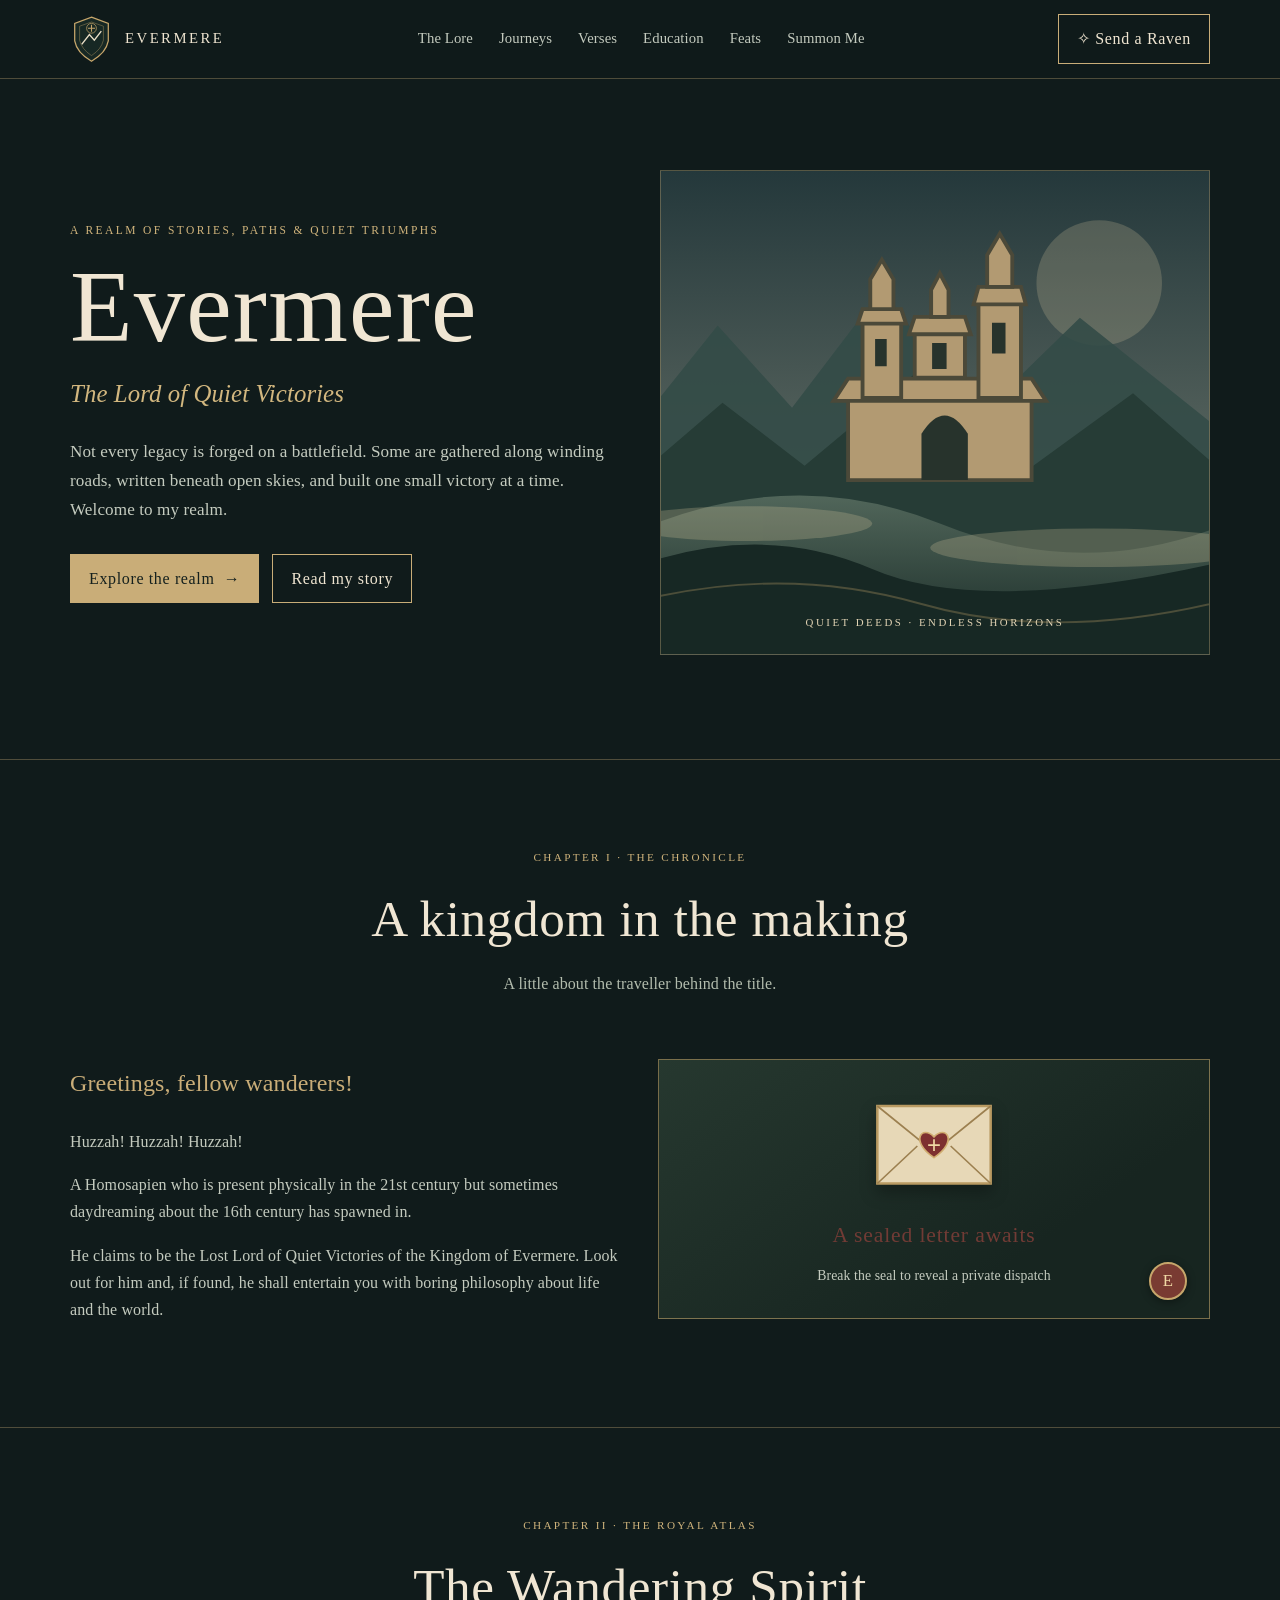
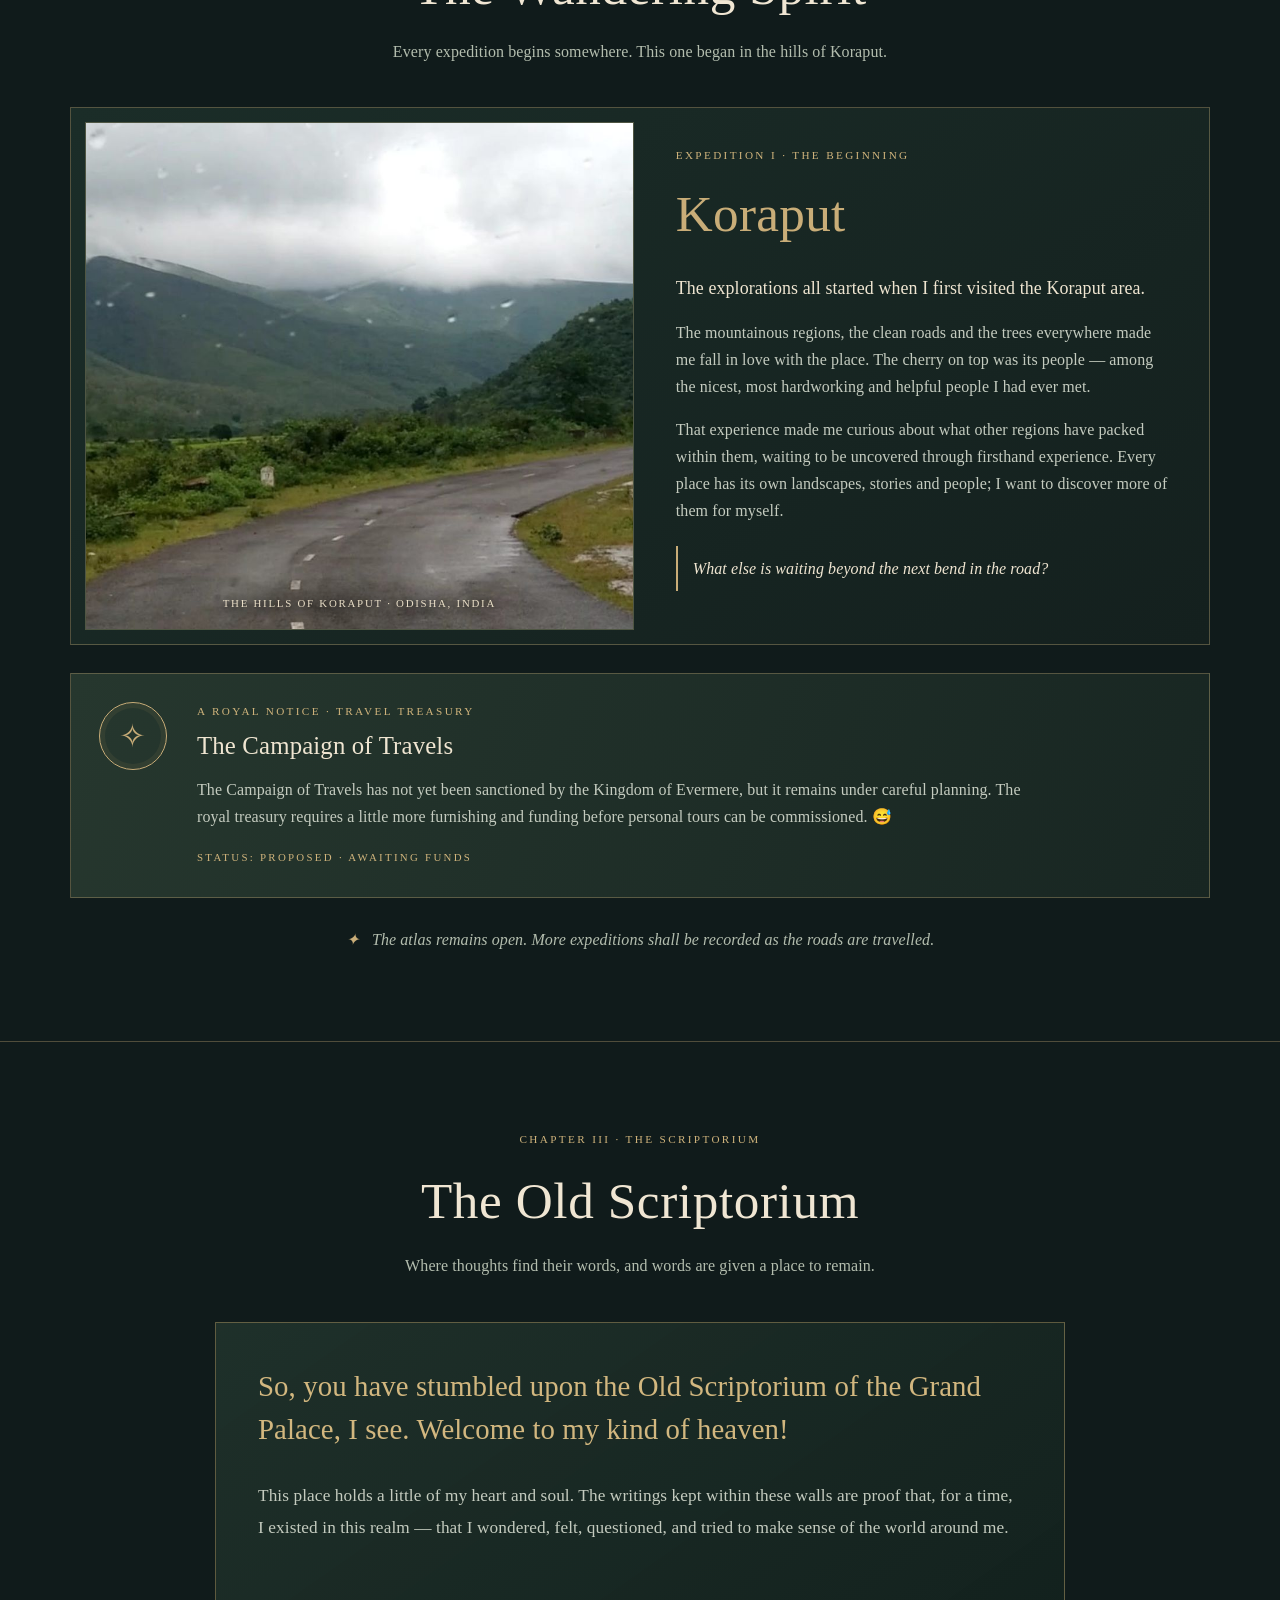
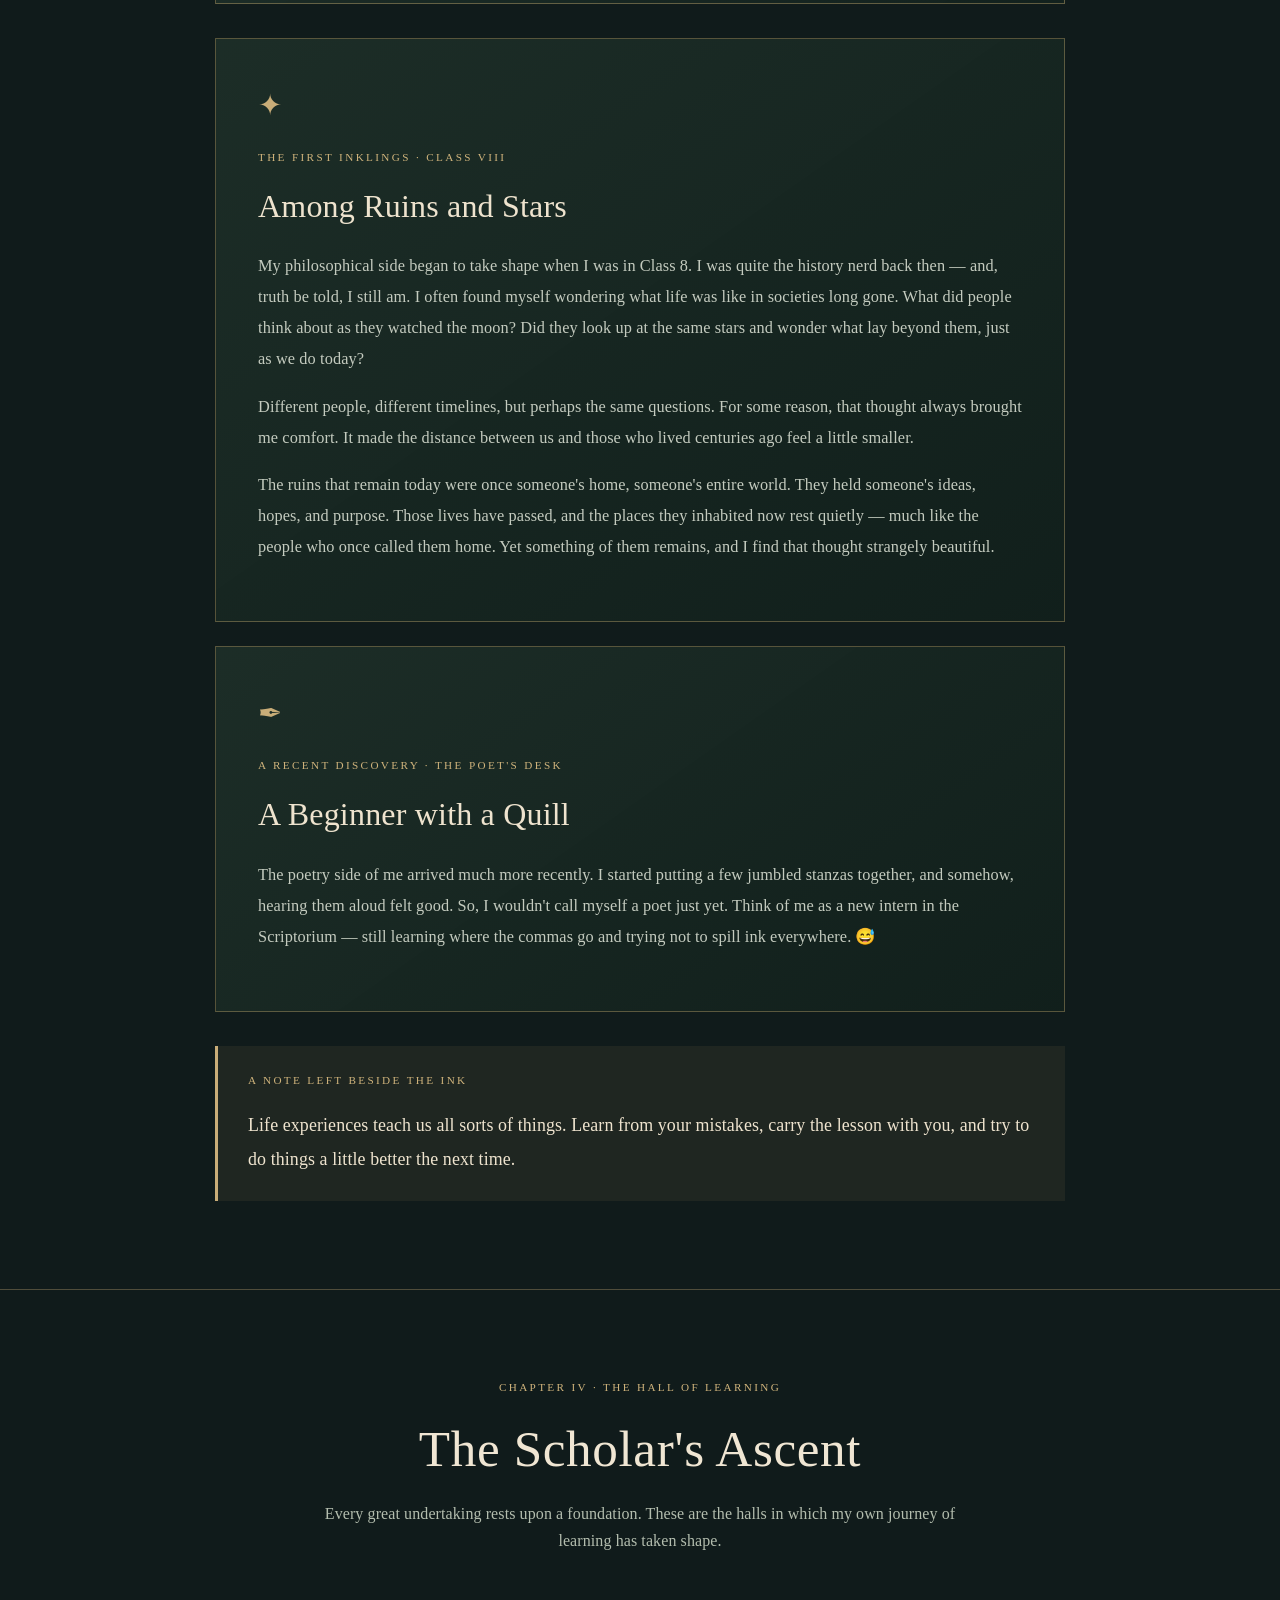
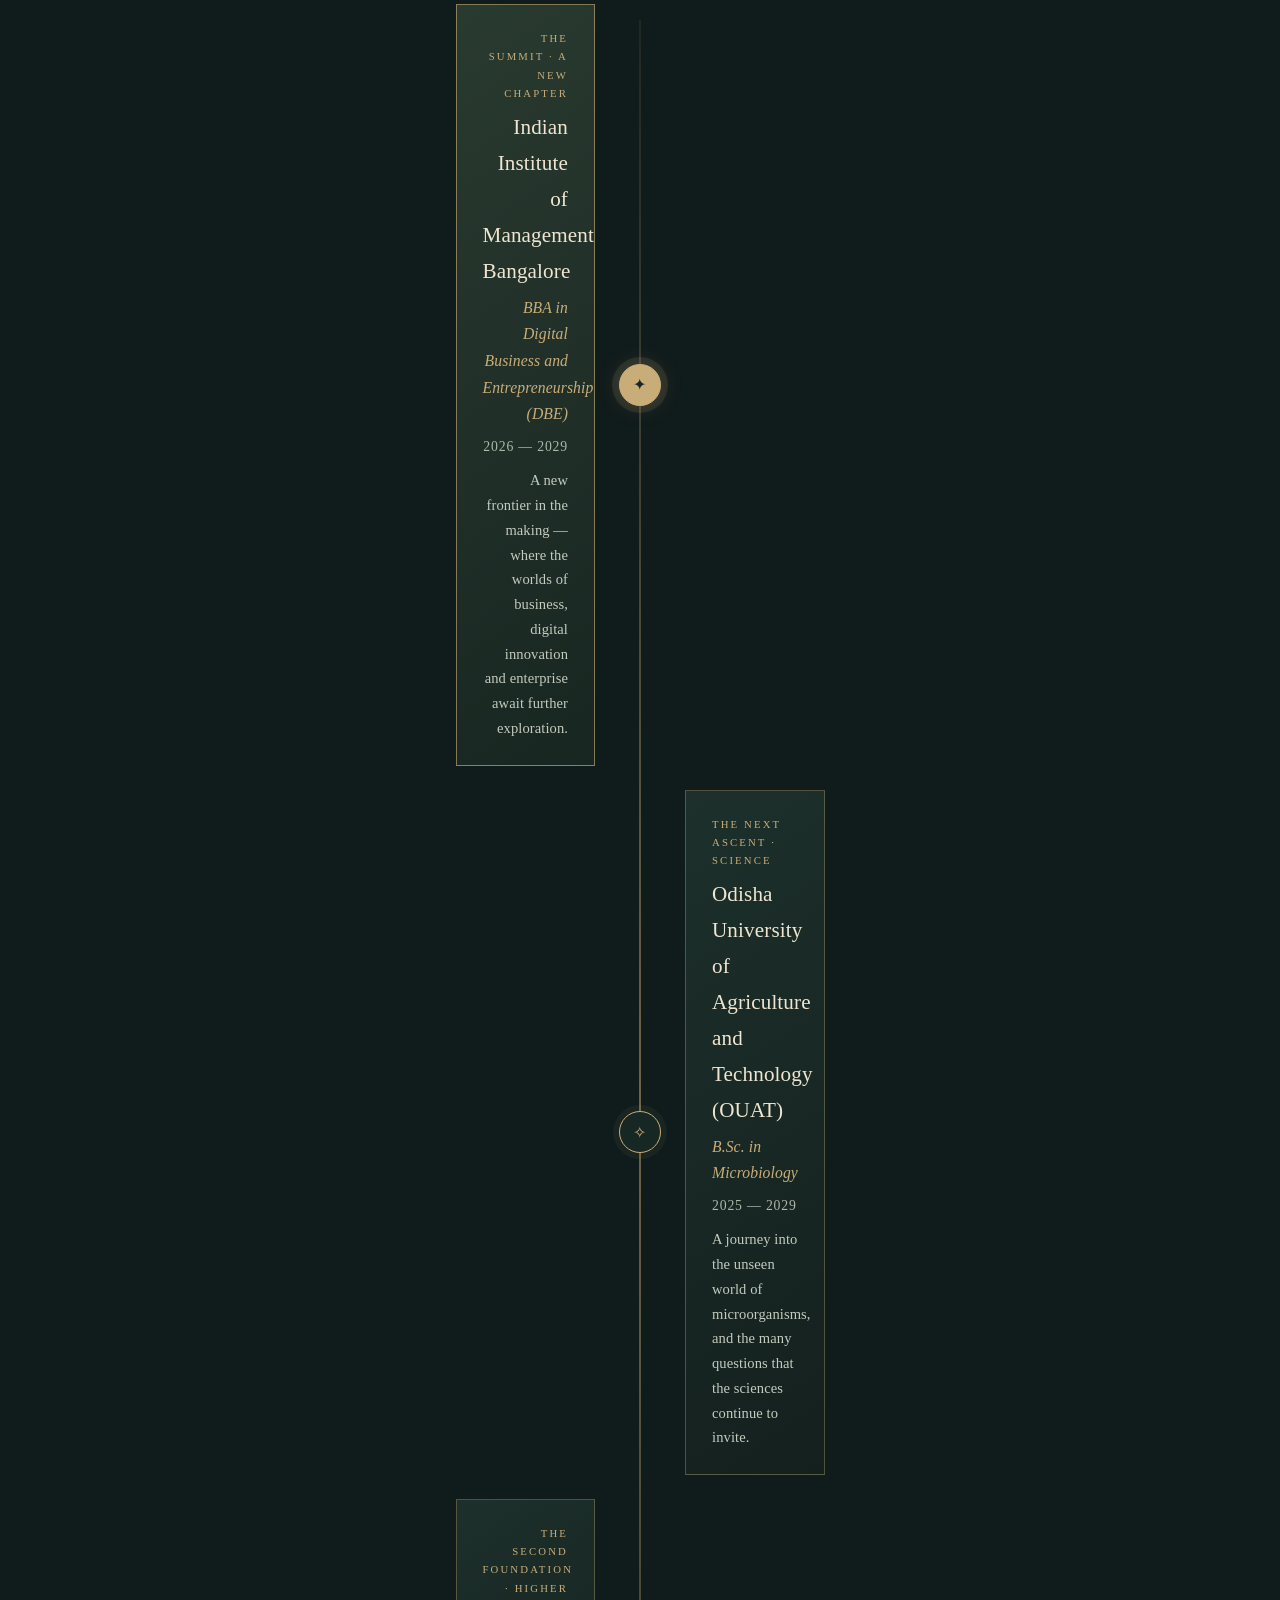
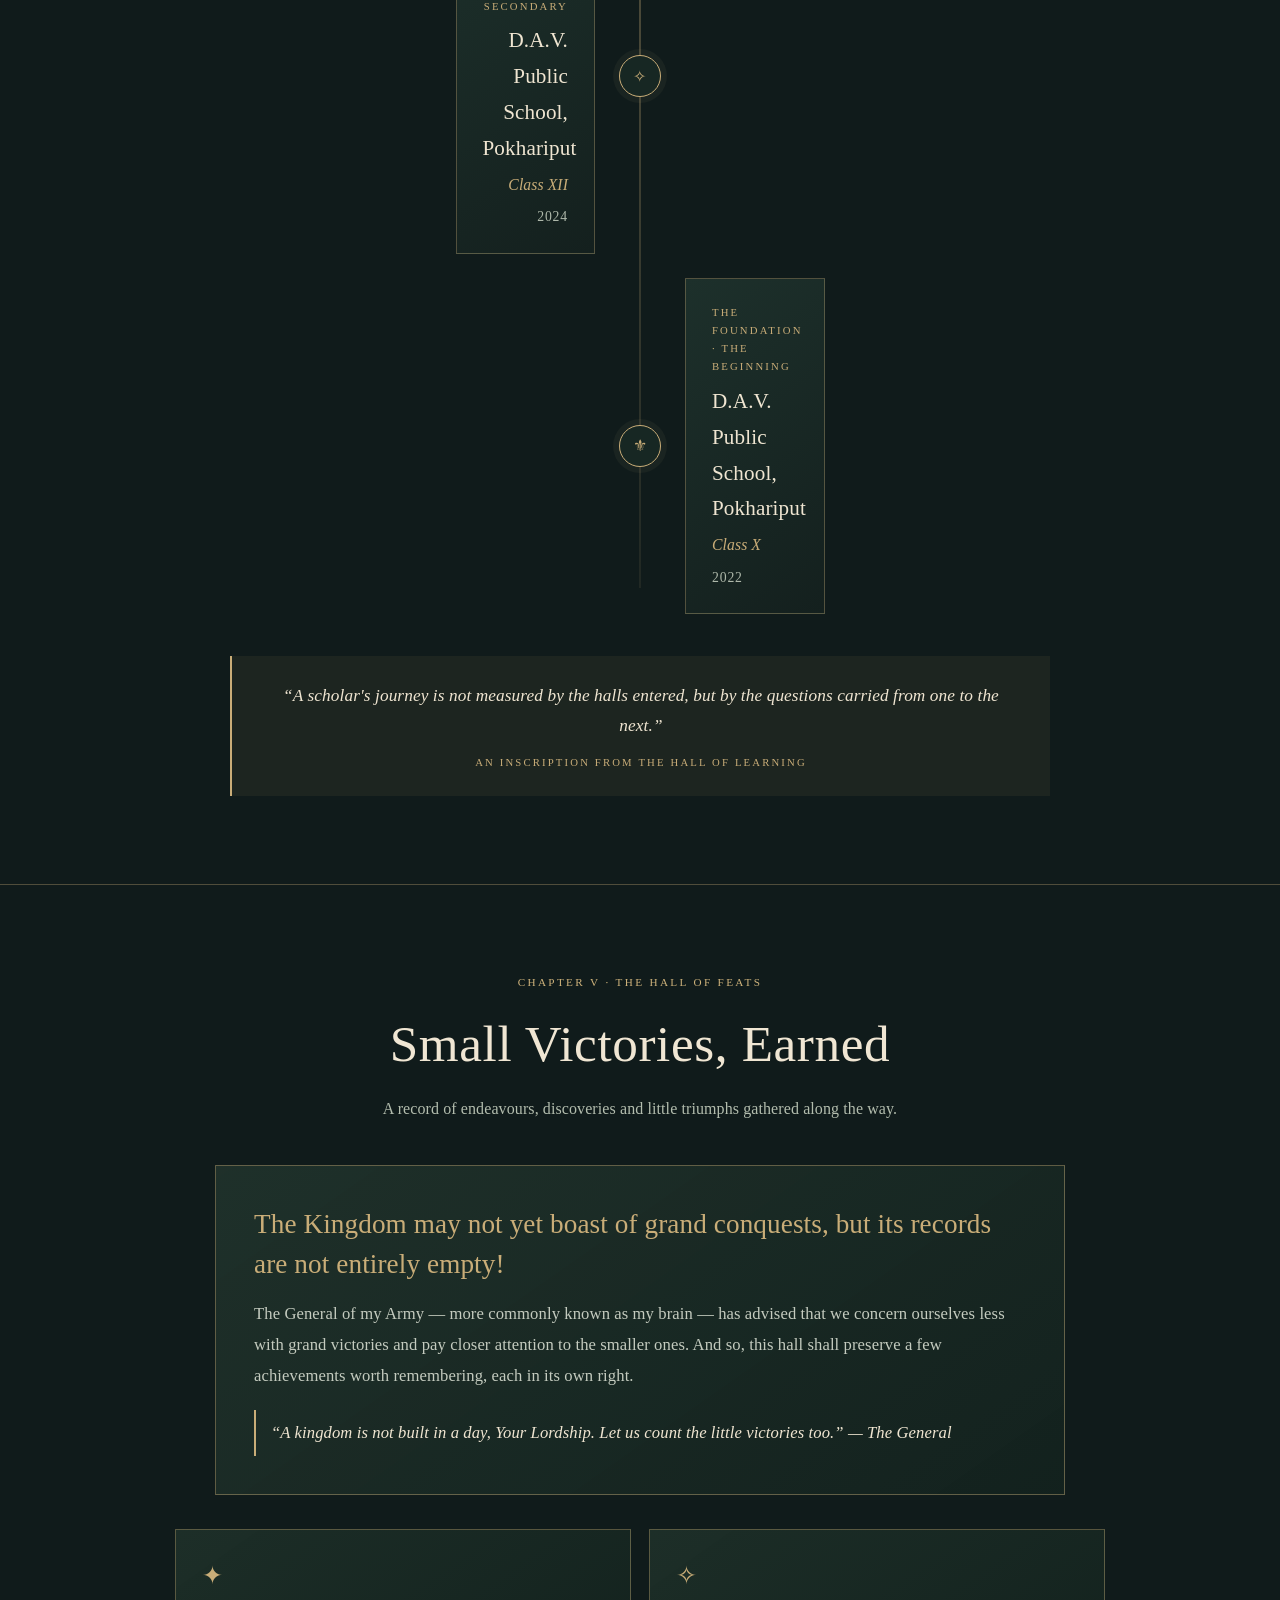
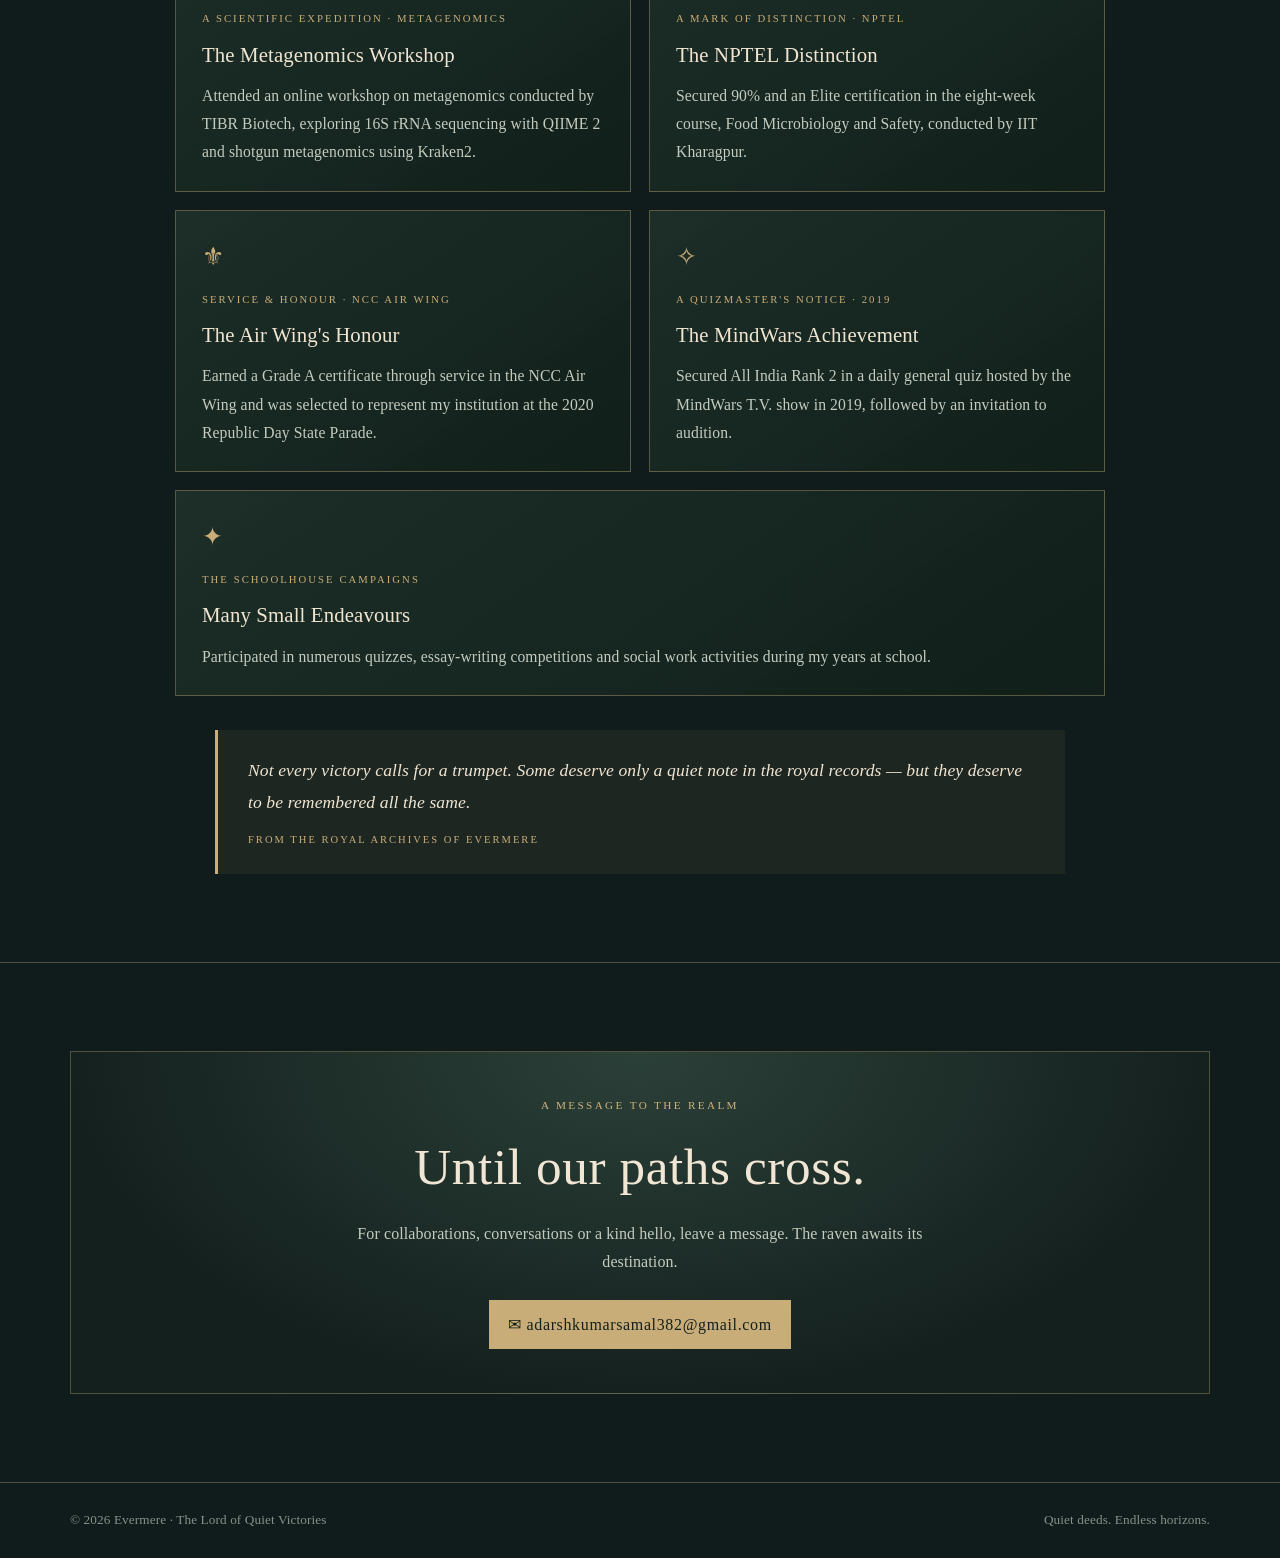
<file: index.html>
<!doctype html>
<html lang="en">
<head>
<meta charset="utf-8">
<meta name="viewport" content="width=device-width, initial-scale=1">
<meta name="theme-color" content="#101b1b">
<meta name="description" content="Evermere — the personal realm of Adarsh Kumar Samal: stories, journeys, verses, learning and quiet victories.">
<meta property="og:title" content="Evermere">
<meta property="og:description" content="A realm of stories, paths and quiet triumphs.">
<meta property="og:type" content="website">
<title>Evermere</title>
<link rel="stylesheet" href="style.css">
</head>
<body>
<header><div class="wrap"><nav>
<a class="brand" href="#home">
<svg class="crest" viewBox="0 0 60 70" aria-label="Evermere crest"><path d="M30 3L54 12V37Q51 54 30 66Q9 54 6 37V12Z" fill="#172824" stroke="#c6a66b" stroke-width="1.8"/><path d="M30 10L47 16V36Q44 49 30 58Q16 49 13 36V16Z" fill="none" stroke="#c6a66b" opacity=".55"/><path d="M16 42L27 28L34 36L44 23" fill="none" stroke="#eadfc8" stroke-width="2"/><path d="M30 14V24M25 19H35" stroke="#c6a66b" stroke-width="1.5"/><circle cx="30" cy="19" r="7" fill="none" stroke="#c6a66b"/></svg>
<span>EVERMERE</span></a>
<div class="links" id="links"><a href="#lore">The Lore</a><a href="#journeys">Journeys</a><a href="#verses">Verses</a><a href="#education">Education</a><a href="#feats">Feats</a><a href="#contact">Summon Me</a></div>
<a class="nav-cta" href="#contact">✧ Send a Raven</a><button class="menu" id="menu" aria-label="Toggle navigation" aria-expanded="false" aria-controls="links">☰</button>
</nav></div></header>
<main>
<section class="wrap hero" id="home">
<div>
<div class="kicker">A realm of stories, paths & quiet triumphs</div>
<h1>Evermere</h1>
<div class="subtitle">The Lord of Quiet Victories</div>
<p class="hero-copy">Not every legacy is forged on a battlefield. Some are gathered along winding roads, written beneath open skies, and built one small victory at a time. Welcome to my realm.</p>
<div class="actions"><a class="btn primary" href="#journeys">Explore the realm&nbsp; →</a><a class="btn" href="#lore">Read my story</a></div>
</div>
<div class="landscape" aria-label="Illustration of a peaceful castle in a misty mountain valley">
<svg viewBox="0 0 650 500" preserveAspectRatio="xMidYMid slice">
<defs><linearGradient id="sky" x2="0" y2="1"><stop stop-color="#24383b"/><stop offset="1" stop-color="#788074"/></linearGradient><linearGradient id="hill" x2="0" y2="1"><stop stop-color="#51665a"/><stop offset="1" stop-color="#172925"/></linearGradient></defs>
<path fill="url(#sky)" d="M0 0H650V500H0z"/>
<circle cx="495" cy="116" r="65" fill="#d8c99e" opacity=".22"/>
<path d="M0 285L100 160 177 245 270 123 370 254 475 152 650 292V500H0Z" fill="#344c48" opacity=".9"/>
<path d="M0 330L105 240 190 305 310 205 420 310 530 230 650 335V500H0Z" fill="#263c36"/>
<path d="M0 380Q170 300 330 365T650 355V500H0Z" fill="url(#hill)"/>
<!-- castle walls and towers -->
<g fill="#b29a72" stroke="#4b4939" stroke-width="4">
<path d="M235 320V235H425V320Z"/><path d="M220 238H440L425 215H235Z"/>
<path d="M250 235V155H290V235Z"/><path d="M245 158H295L290 143H250Z"/><path d="M258 143V112L270 92L282 112V143Z"/>
<path d="M370 235V135H414V235Z"/><path d="M365 138H419L414 120H370Z"/><path d="M379 120V87L392 65L405 87V120Z"/>
<path d="M304 214V166H356V214Z"/><path d="M298 169H362L356 151H304Z"/><path d="M321 151V123L330 106L339 123V151Z"/>
</g>
<g fill="#27332c"><path d="M263 174h12v28h-12zM384 157h14v32h-14zM322 178h15v27h-15z"/><path d="M311 320v-48q24-38 48 0v48z"/></g>
<path d="M0 415Q140 360 260 412T650 398V500H0Z" fill="#172824"/>
<path d="M0 450Q160 405 310 448T650 438" fill="none" stroke="#c6a66b" opacity=".3" stroke-width="2"/>
<g fill="#d6c69d" opacity=".25"><ellipse cx="130" cy="365" rx="130" ry="18"/><ellipse cx="490" cy="390" rx="170" ry="20"/></g>
</svg>
<div class="caption">Quiet deeds · Endless horizons</div>
</div>
</section>
<section class="section" id="lore"><div class="wrap">
<div class="heading"><div class="chapter">Chapter I · The Chronicle</div><h2>A kingdom in the making</h2><p>A little about the traveller behind the title.</p></div>
<div class="two"><div class="story"><h3>Greetings, fellow wanderers!</h3><p>Huzzah! Huzzah! Huzzah!</p><p>A Homosapien who is present physically in the 21st century but sometimes daydreaming about the 16th century has spawned in.</p><p>He claims to be the Lost Lord of Quiet Victories of the Kingdom of Evermere. Look out for him and, if found, he shall entertain you with boring philosophy about life and the world.</p></div><div class="letter-wrap">
  <input class="letter-toggle" type="checkbox" id="evermereLetterToggle">
  <label class="letter-teaser" for="evermereLetterToggle">
    <span class="letter-icon" aria-hidden="true">
      <svg viewBox="0 0 180 130"><path d="M22 18H158V111H22Z" fill="#e7d8b7" stroke="#b99a62" stroke-width="3"/><path d="M22 18L90 73L158 18M22 111L70 66M158 111L110 66" fill="none" stroke="#9c8050" stroke-width="2"/><path d="M90 55c-14-15-30 5 0 25 30-20 14-40 0-25Z" fill="#7e3030" stroke="#d1ad70" stroke-width="2"/><path d="M90 58V72M83 65H97" stroke="#f0d9a5" stroke-width="2"/></svg>
    </span>
    <span class="letter-title">A sealed letter awaits</span>
    <span class="letter-hint">Break the seal to reveal a private dispatch</span>
    <span class="seal" aria-hidden="true">E</span>
    <span class="seal-crack" aria-hidden="true">✦</span>
  </label>
  <div class="letter-stage">
    <div class="letter-paper">
      <div class="letter-topmark">✦ &nbsp; A PRIVATE DISPATCH FROM EVERMERE &nbsp; ✦</div>
      <h3>Greetings Traveller!</h3>
      <p>I am Adarsh Kumar Samal. The real Lord of Quiet Victories within the Kingdom of Evermere.</p>
      <p>If you have found this letter, keep it with yourself and keep this a secret. I am a bit busy with a campaign of poetry battles against my Cognitive Arch nemesis. (I am an overthinker with some serious daydreaming issues).</p>
      <p>My victories haven't been of greater feat but still the quill hasn't dried yet and neither has the paper crumbled yet!</p>
      <div class="letter-signoff">By quill and quiet resolve,<br><span>The Lord of Quiet Victories</span></div>
      <div class="letter-bottommark">✧ &nbsp; EVERMERE &nbsp; ✧</div>
      <label class="fold-letter" for="evermereLetterToggle" role="button" tabindex="0">Fold the letter &amp; close</label>
    </div>
  </div>
</div>
</div></div>
</div></section>

<section class="section" id="journeys"><div class="wrap">
<div class="heading"><div class="chapter">Chapter II · The Royal Atlas</div><h2>The Wandering Spirit</h2><p>Every expedition begins somewhere. This one began in the hills of Koraput.</p></div>
<div class="expedition">
  <div class="expedition-art" role="img" aria-label="Photograph of the green hills and mountain valley of Koraput, Odisha, India">
    <img class="koraput-photo" src="[data-uri]" alt="Green mountain valley in Koraput beneath cloudy skies, with a road in the foreground">
    <span class="expedition-caption">The hills of Koraput · Odisha, India</span>
  </div>
  <article class="expedition-story">
    <div class="chapter">Expedition I · The beginning</div>
    <h3>Koraput</h3>
    <p class="expedition-lead">The explorations all started when I first visited the Koraput area.</p>
    <p>The mountainous regions, the clean roads and the trees everywhere made me fall in love with the place. The cherry on top was its people — among the nicest, most hardworking and helpful people I had ever met.</p>
    <p>That experience made me curious about what other regions have packed within them, waiting to be uncovered through firsthand experience. Every place has its own landscapes, stories and people; I want to discover more of them for myself.</p>
    <p class="expedition-question">What else is waiting beyond the next bend in the road?</p>
  </article>
</div>
<div class="travel-decree">
  <div class="travel-seal">✧</div>
  <div><div class="chapter">A royal notice · Travel treasury</div><h3>The Campaign of Travels</h3>
  <p>The Campaign of Travels has not yet been sanctioned by the Kingdom of Evermere, but it remains under careful planning. The royal treasury requires a little more furnishing and funding before personal tours can be commissioned. 😅</p>
  <span class="treasury-status">STATUS: PROPOSED · AWAITING FUNDS</span></div>
</div>
<div class="future-expeditions"><span>✦</span> The atlas remains open. More expeditions shall be recorded as the roads are travelled.</div>
</div></section>
<section class="section" id="verses">
  <div class="wrap">
    <div class="heading">
      <div class="chapter">Chapter III · The Scriptorium</div>
      <h2>The Old Scriptorium</h2>
      <p>Where thoughts find their words, and words are given a place to remain.</p>
    </div>

    <div class="scriptorium-intro">
      <p class="scriptorium-welcome">So, you have stumbled upon the Old Scriptorium of the Grand Palace, I see. Welcome to my kind of heaven!</p>
      <p>This place holds a little of my heart and soul. The writings kept within these walls are proof that, for a time, I existed in this realm — that I wondered, felt, questioned, and tried to make sense of the world around me.</p>
    </div>

    <div class="scriptorium-entry">
      <div class="scriptorium-mark" aria-hidden="true">✦</div>
      <div class="scriptorium-kicker">THE FIRST INKLINGS · CLASS VIII</div>
      <h3>Among Ruins and Stars</h3>
      <p>My philosophical side began to take shape when I was in Class 8. I was quite the history nerd back then — and, truth be told, I still am. I often found myself wondering what life was like in societies long gone. What did people think about as they watched the moon? Did they look up at the same stars and wonder what lay beyond them, just as we do today?</p>
      <p>Different people, different timelines, but perhaps the same questions. For some reason, that thought always brought me comfort. It made the distance between us and those who lived centuries ago feel a little smaller.</p>
      <p>The ruins that remain today were once someone's home, someone's entire world. They held someone's ideas, hopes, and purpose. Those lives have passed, and the places they inhabited now rest quietly — much like the people who once called them home. Yet something of them remains, and I find that thought strangely beautiful.</p>
    </div>

    <div class="scriptorium-entry">
      <div class="scriptorium-mark" aria-hidden="true">✒</div>
      <div class="scriptorium-kicker">A RECENT DISCOVERY · THE POET'S DESK</div>
      <h3>A Beginner with a Quill</h3>
      <p>The poetry side of me arrived much more recently. I started putting a few jumbled stanzas together, and somehow, hearing them aloud felt good. So, I wouldn't call myself a poet just yet. Think of me as a new intern in the Scriptorium — still learning where the commas go and trying not to spill ink everywhere. 😅</p>
    </div>

    <div class="scriptorium-note">
      <div class="scriptorium-kicker">A NOTE LEFT BESIDE THE INK</div>
      <p>Life experiences teach us all sorts of things. Learn from your mistakes, carry the lesson with you, and try to do things a little better the next time.</p>
    </div>
  </div>
</section>

<section class="section" id="education">
  <div class="wrap">
    <div class="heading">
      <div class="chapter">Chapter IV · The Hall of Learning</div>
      <h2>The Scholar's Ascent</h2>
      <p>Every great undertaking rests upon a foundation. These are the halls in which my own journey of learning has taken shape.</p>
    </div>

    <div class="education-chain" aria-label="Academic journey, from its foundation to its present summit">
      <article class="education-step summit">
        <div class="education-node" aria-hidden="true">✦</div>
        <div class="education-card">
          <span class="education-rank">The summit · A new chapter</span>
          <h3>Indian Institute of Management Bangalore</h3>
          <p class="education-course">BBA in Digital Business and Entrepreneurship (DBE)</p>
          <p class="education-years">2026 — 2029</p>
          <p class="education-note">A new frontier in the making — where the worlds of business, digital innovation and enterprise await further exploration.</p>
        </div>
      </article>

      <article class="education-step">
        <div class="education-node" aria-hidden="true">✧</div>
        <div class="education-card">
          <span class="education-rank">The next ascent · Science</span>
          <h3>Odisha University of Agriculture and Technology (OUAT)</h3>
          <p class="education-course">B.Sc. in Microbiology</p>
          <p class="education-years">2025 — 2029</p>
          <p class="education-note">A journey into the unseen world of microorganisms, and the many questions that the sciences continue to invite.</p>
        </div>
      </article>

      <article class="education-step">
        <div class="education-node" aria-hidden="true">✧</div>
        <div class="education-card">
          <span class="education-rank">The second foundation · Higher secondary</span>
          <h3>D.A.V. Public School, Pokhariput</h3>
          <p class="education-course">Class XII</p>
          <p class="education-years">2024</p>
        </div>
      </article>

      <article class="education-step education-foundation">
        <div class="education-node" aria-hidden="true">⚜</div>
        <div class="education-card">
          <span class="education-rank">The foundation · The beginning</span>
          <h3>D.A.V. Public School, Pokhariput</h3>
          <p class="education-course">Class X</p>
          <p class="education-years">2022</p>
        </div>
      </article>
    </div>

    <div class="education-inscription">
      “A scholar's journey is not measured by the halls entered, but by the questions carried from one to the next.”
      <small>AN INSCRIPTION FROM THE HALL OF LEARNING</small>
    </div>
  </div>
</section>


<section class="section" id="feats">
  <div class="wrap">
    <div class="heading">
      <div class="chapter">Chapter V · The Hall of Feats</div>
      <h2>Small Victories, Earned</h2>
      <p>A record of endeavours, discoveries and little triumphs gathered along the way.</p>
    </div>

    <div class="feats-intro">
      <p class="feats-welcome">The Kingdom may not yet boast of grand conquests, but its records are not entirely empty!</p>
      <p>The General of my Army — more commonly known as my brain — has advised that we concern ourselves less with grand victories and pay closer attention to the smaller ones. And so, this hall shall preserve a few achievements worth remembering, each in its own right.</p>
      <p class="general-aside">“A kingdom is not built in a day, Your Lordship. Let us count the little victories too.” — The General</p>
    </div>

    <div class="feats-grid">
      <article class="feat-entry">
        <div class="feat-mark" aria-hidden="true">✦</div>
        <div class="feat-kicker">A scientific expedition · Metagenomics</div>
        <h3>The Metagenomics Workshop</h3>
        <p>Attended an online workshop on metagenomics conducted by TIBR Biotech, exploring 16S rRNA sequencing with QIIME 2 and shotgun metagenomics using Kraken2.</p>
      </article>

      <article class="feat-entry">
        <div class="feat-mark" aria-hidden="true">✧</div>
        <div class="feat-kicker">A mark of distinction · NPTEL</div>
        <h3>The NPTEL Distinction</h3>
        <p>Secured 90% and an Elite certification in the eight-week course, Food Microbiology and Safety, conducted by IIT Kharagpur.</p>
      </article>

      <article class="feat-entry">
        <div class="feat-mark" aria-hidden="true">⚜</div>
        <div class="feat-kicker">Service &amp; honour · NCC Air Wing</div>
        <h3>The Air Wing's Honour</h3>
        <p>Earned a Grade A certificate through service in the NCC Air Wing and was selected to represent my institution at the 2020 Republic Day State Parade.</p>
      </article>

      <article class="feat-entry">
        <div class="feat-mark" aria-hidden="true">✧</div>
        <div class="feat-kicker">A quizmaster's notice · 2019</div>
        <h3>The MindWars Achievement</h3>
        <p>Secured All India Rank 2 in a daily general quiz hosted by the MindWars T.V. show in 2019, followed by an invitation to audition.</p>
      </article>

      <article class="feat-entry">
        <div class="feat-mark" aria-hidden="true">✦</div>
        <div class="feat-kicker">The schoolhouse campaigns</div>
        <h3>Many Small Endeavours</h3>
        <p>Participated in numerous quizzes, essay-writing competitions and social work activities during my years at school.</p>
      </article>
    </div>

    <div class="feats-note">
      <p>Not every victory calls for a trumpet. Some deserve only a quiet note in the royal records — but they deserve to be remembered all the same.</p>
      <small>FROM THE ROYAL ARCHIVES OF EVERMERE</small>
    </div>
  </div>
</section>

<section class="section" id="contact"><div class="wrap"><div class="contact"><div class="chapter">A message to the realm</div><h2>Until our paths cross.</h2><p>For collaborations, conversations or a kind hello, leave a message. The raven awaits its destination.</p><a class="btn primary" href="mailto:adarshkumarsamal382@gmail.com">✉ adarshkumarsamal382@gmail.com</a></div></div></section>
</main>
<footer><div class="wrap foot"><span>© 2026 Evermere · The Lord of Quiet Victories</span><span>Quiet deeds. Endless horizons.</span></div></footer>
<script>
const menu=document.getElementById('menu'),links=document.getElementById('links');
if(menu && links){menu.addEventListener('click',()=>{const isOpen=links.classList.toggle('open');menu.setAttribute('aria-expanded',String(isOpen));});}
if(links){links.querySelectorAll('a').forEach(a=>a.addEventListener('click',()=>{links.classList.remove('open');menu?.setAttribute('aria-expanded','false');}));}
const letterToggle=document.getElementById('evermereLetterToggle');
const foldLetter=document.querySelector('.fold-letter');
if(letterToggle && foldLetter){foldLetter.addEventListener('keydown',event=>{if(event.key==='Enter' || event.key===' '){event.preventDefault();letterToggle.checked=false;}});}



</script>
</body></html>
</file>
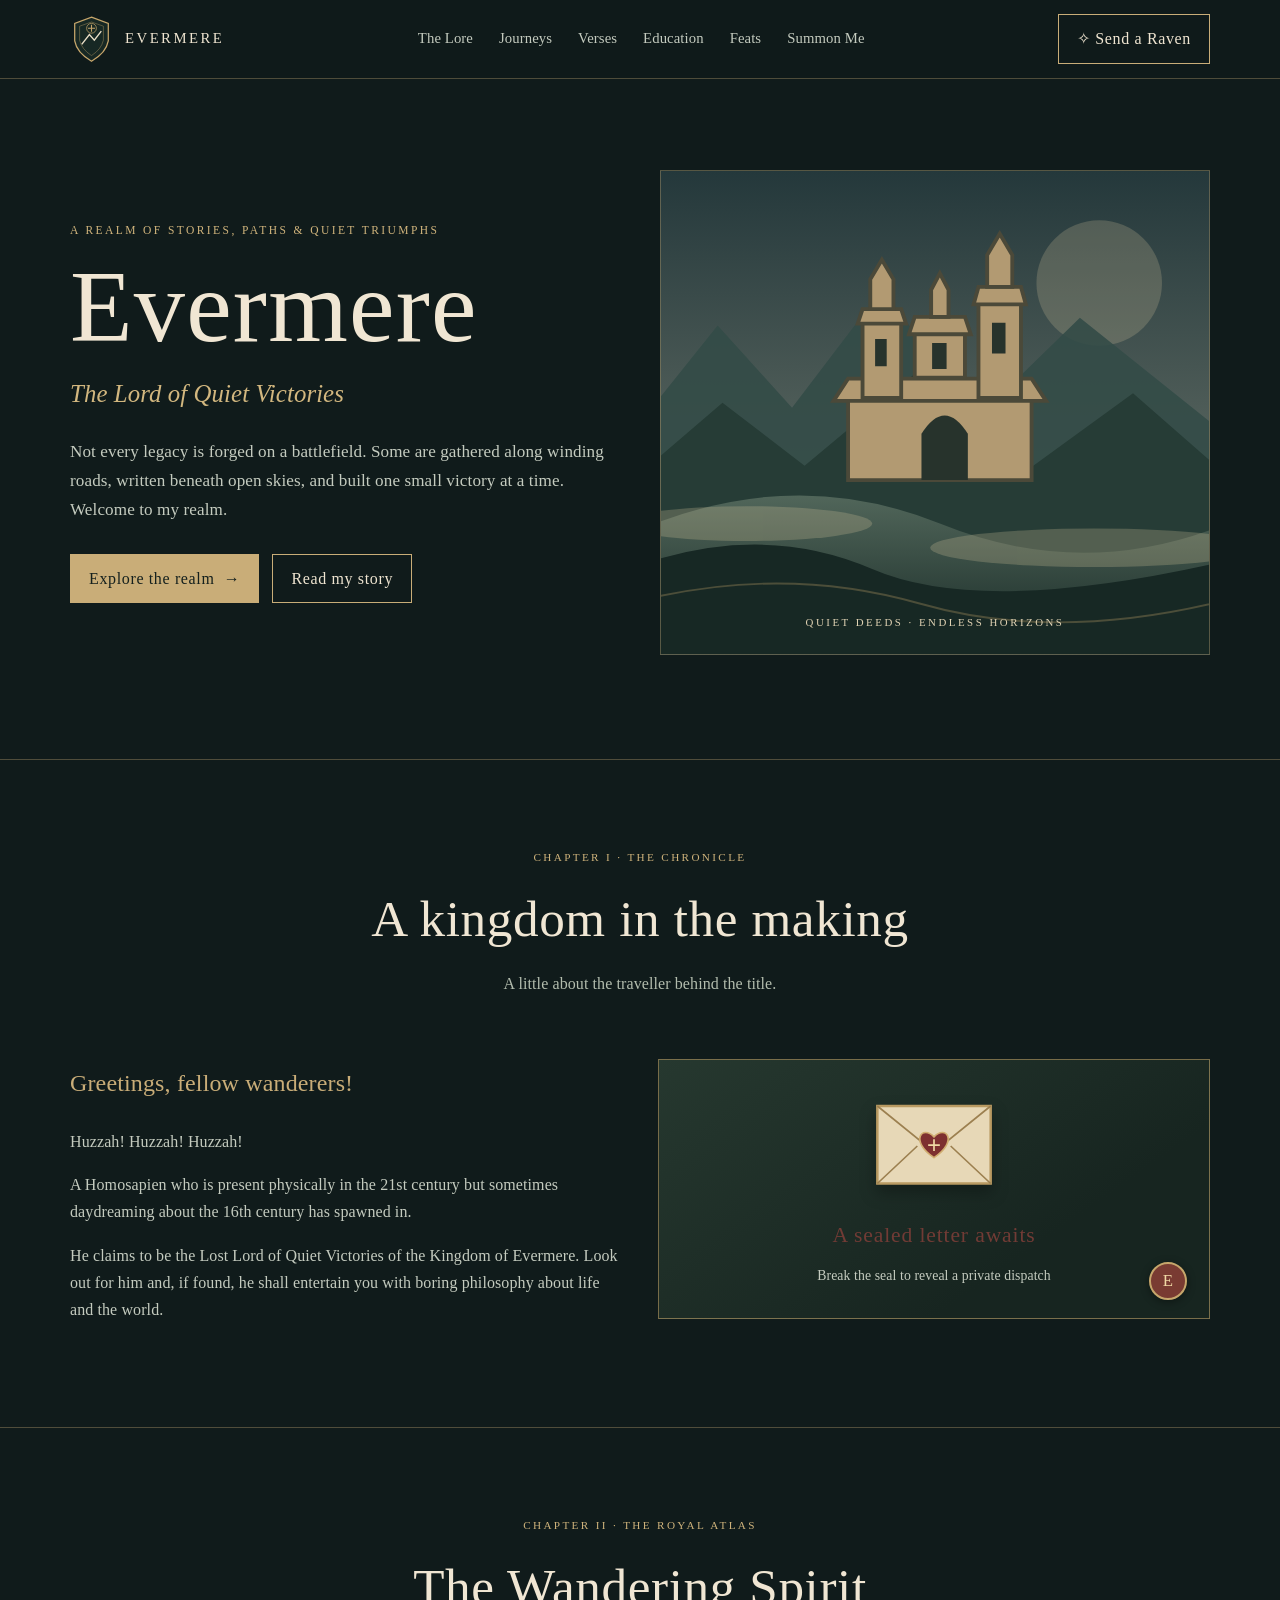
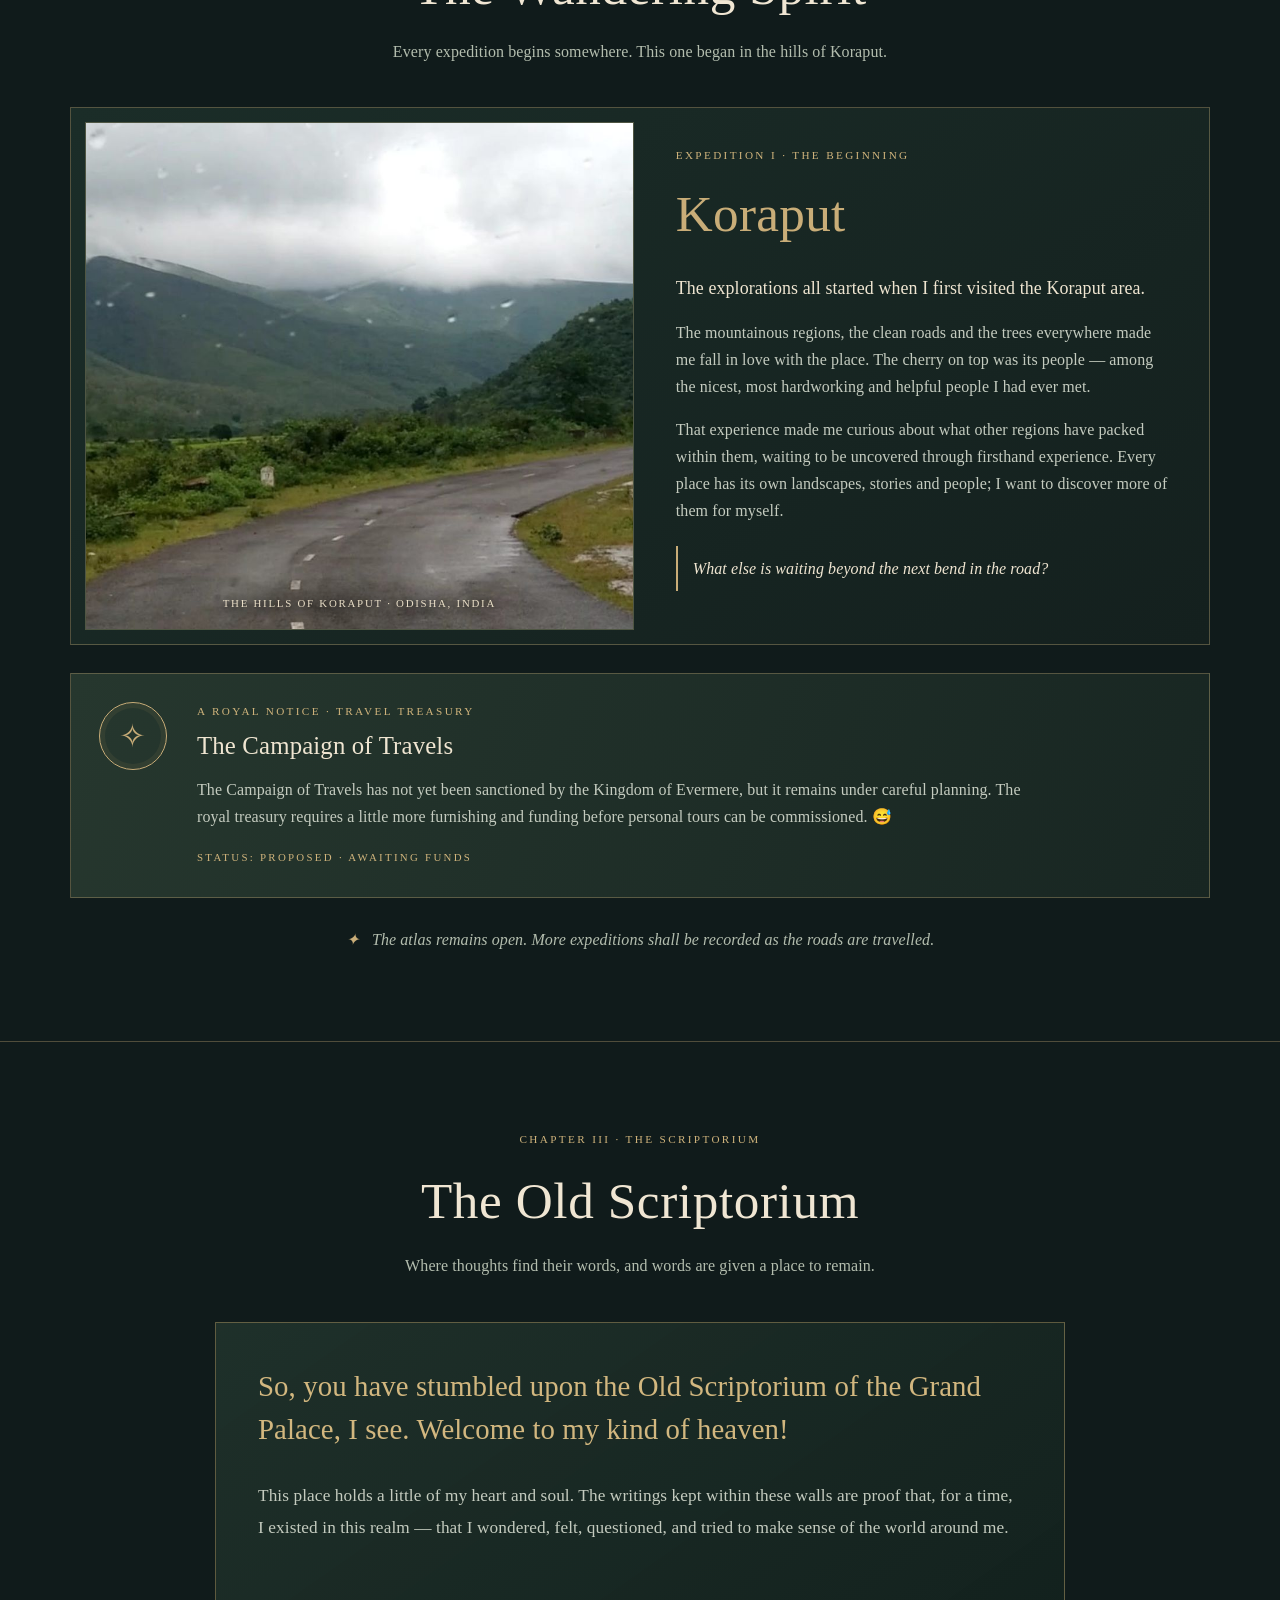
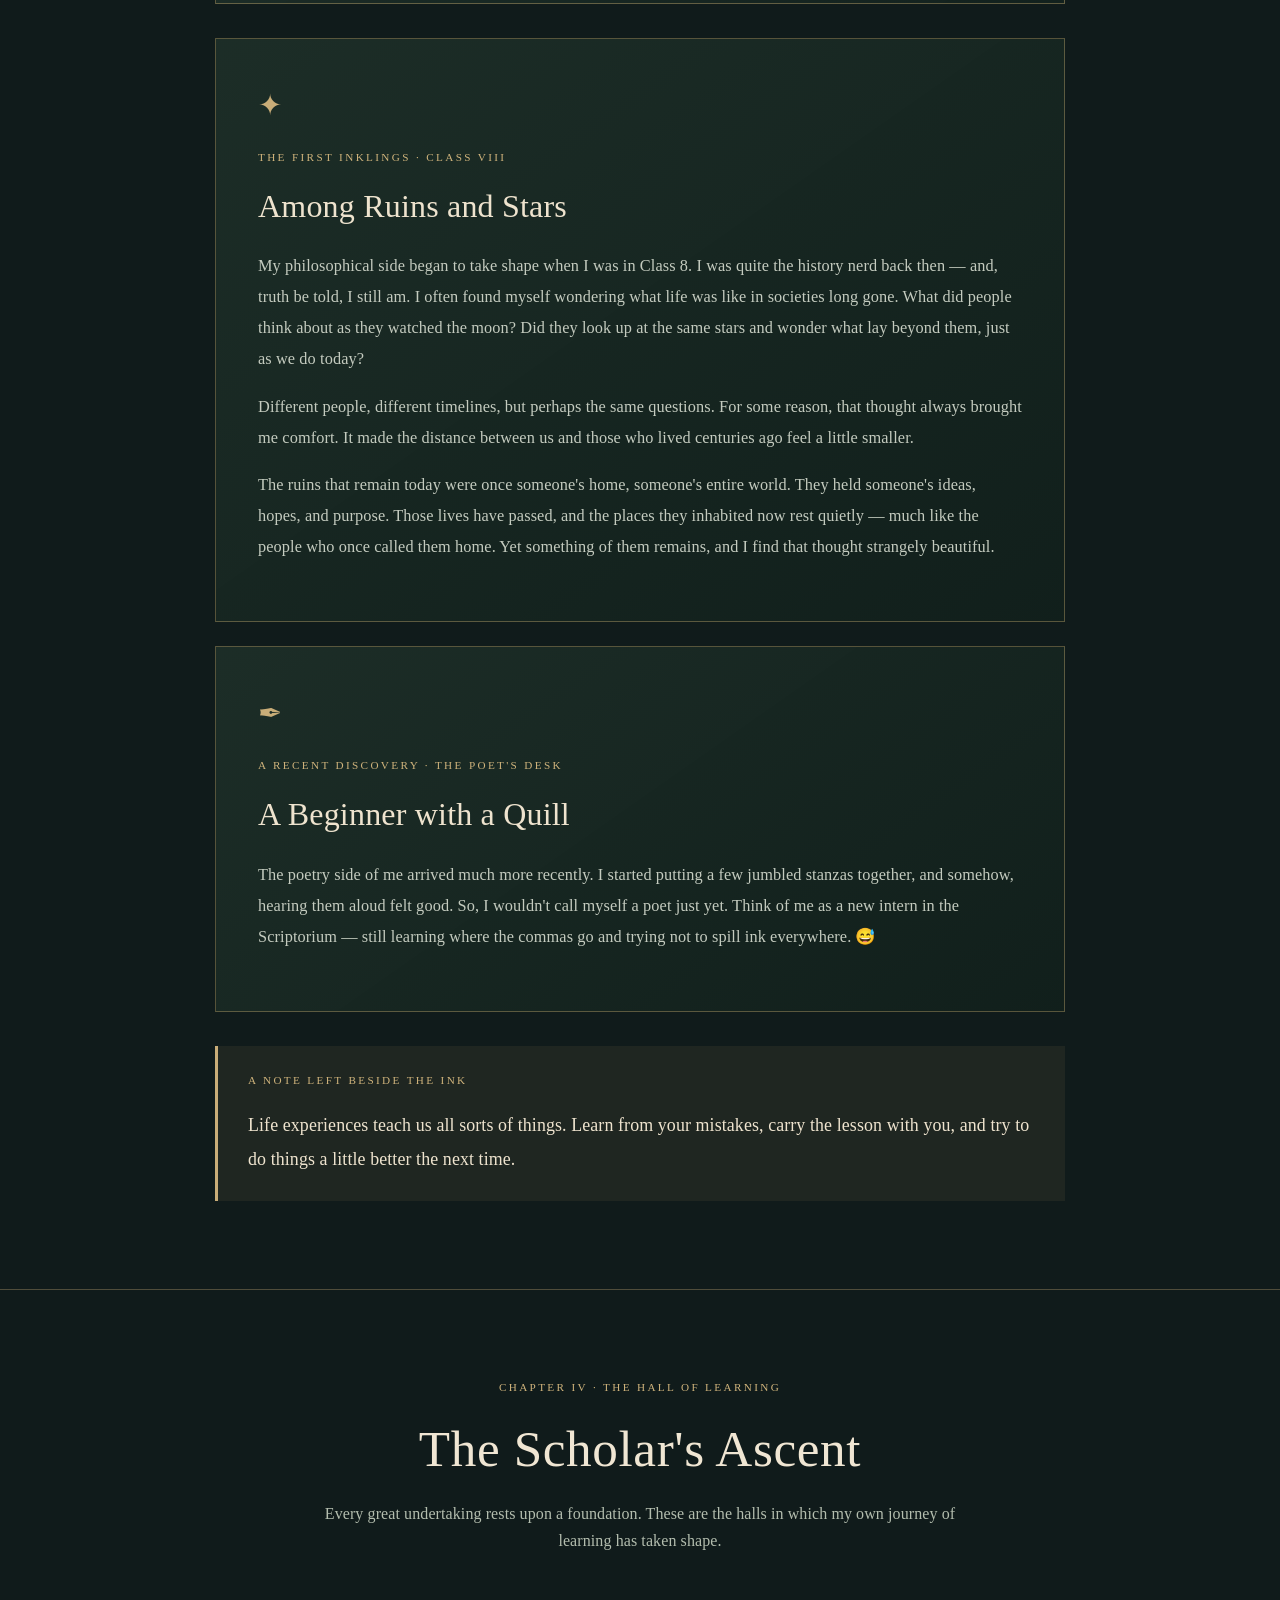
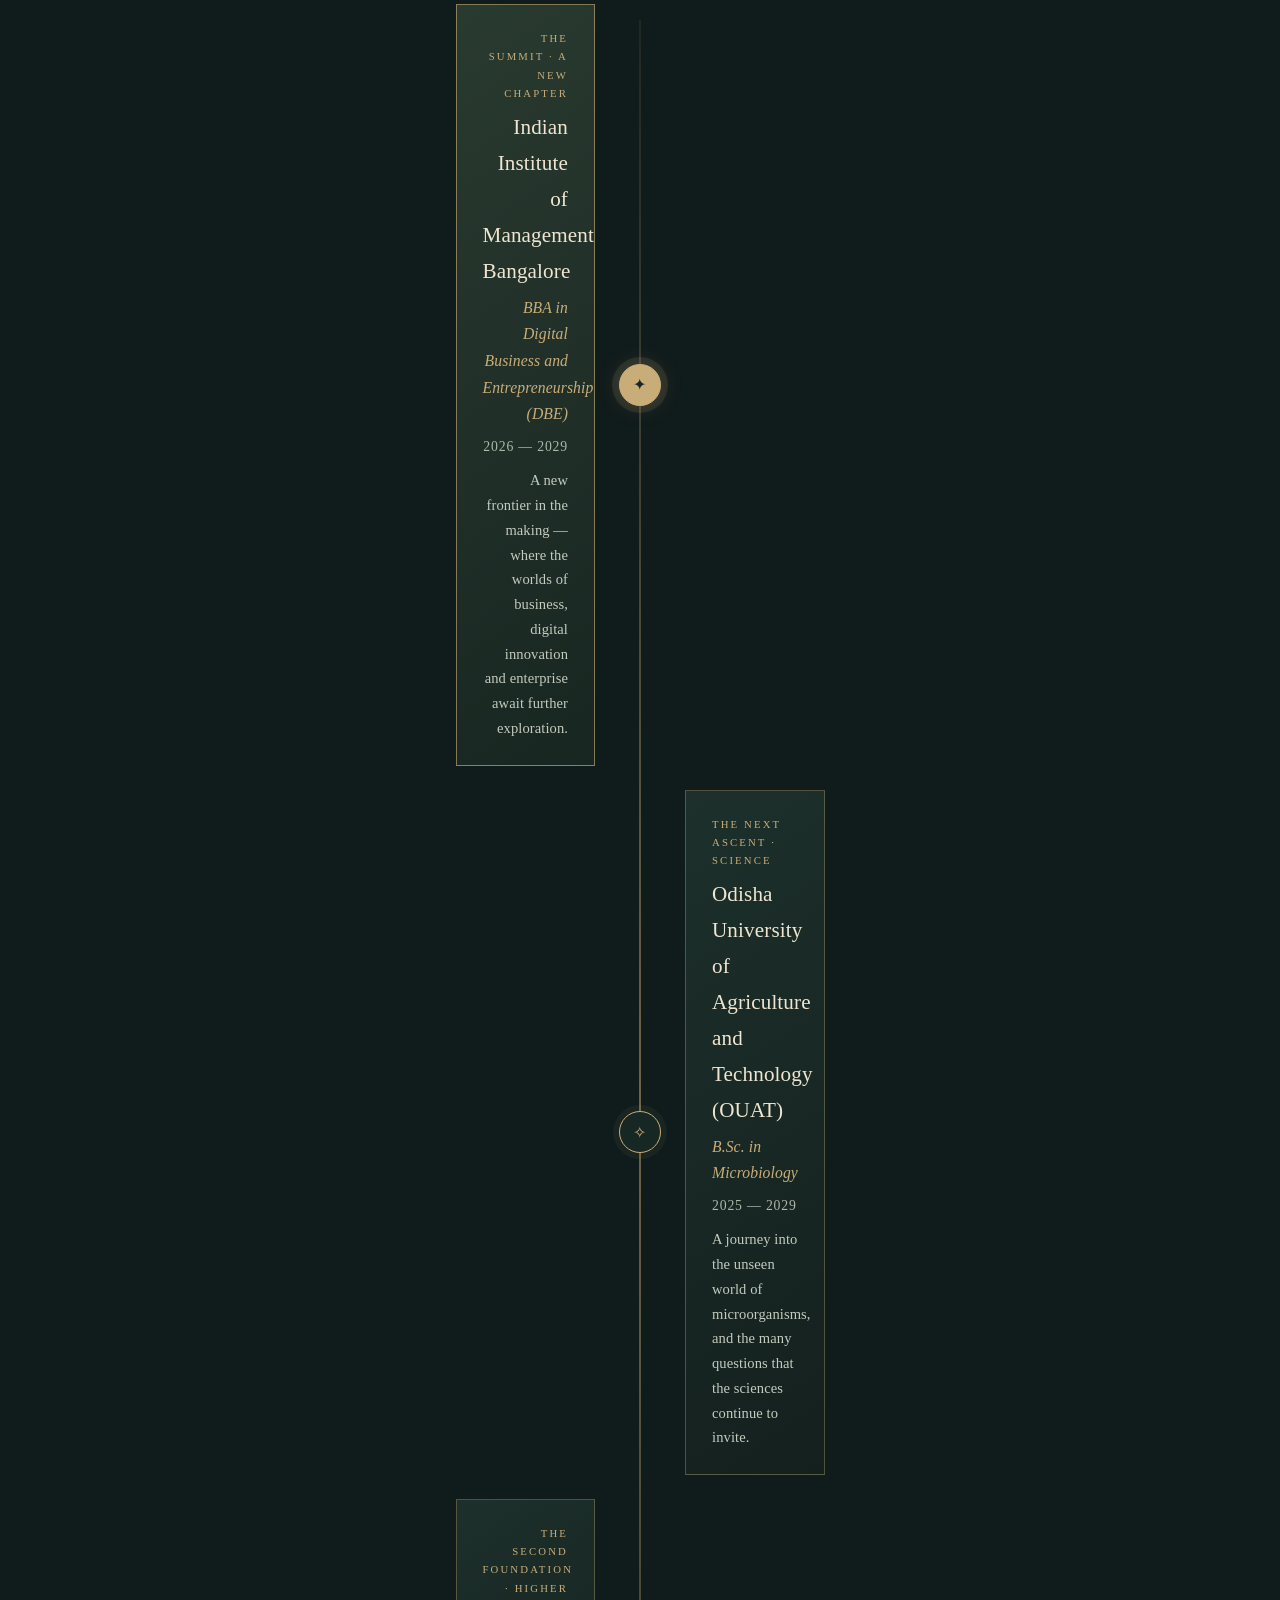
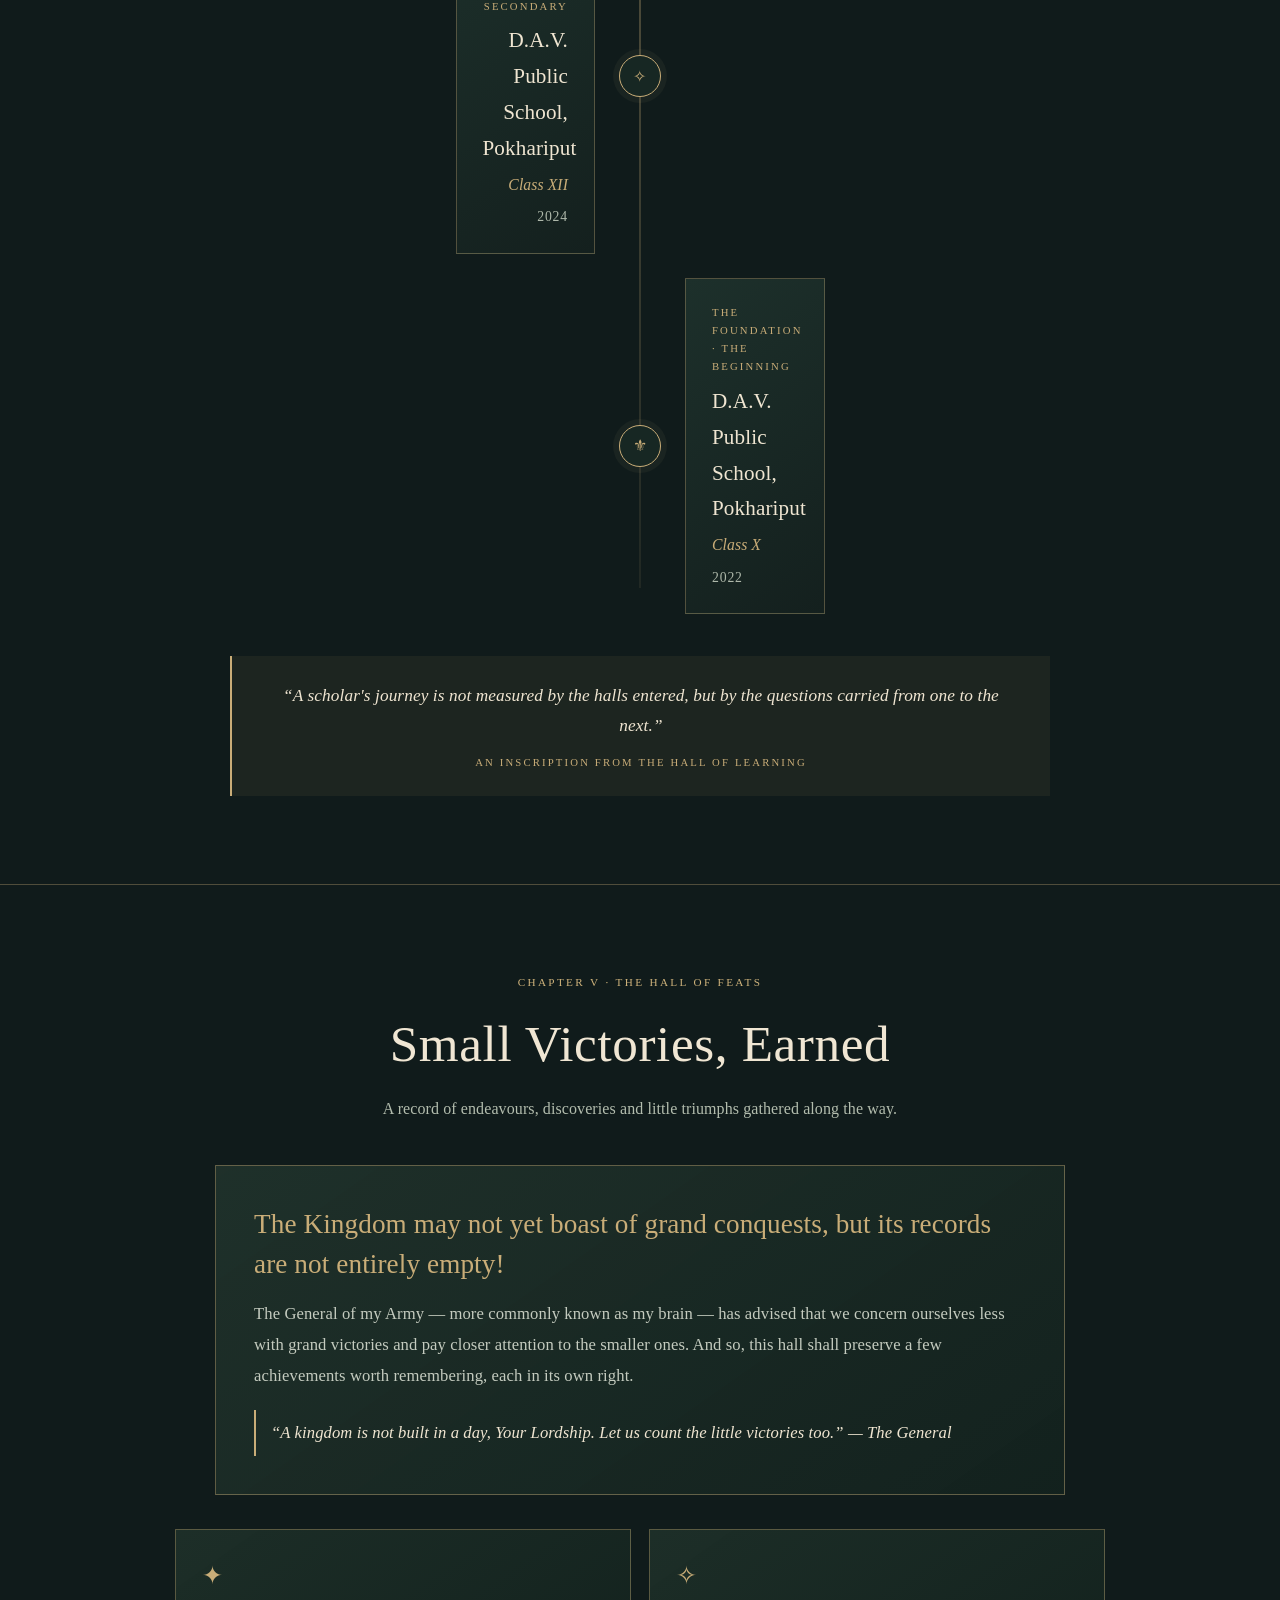
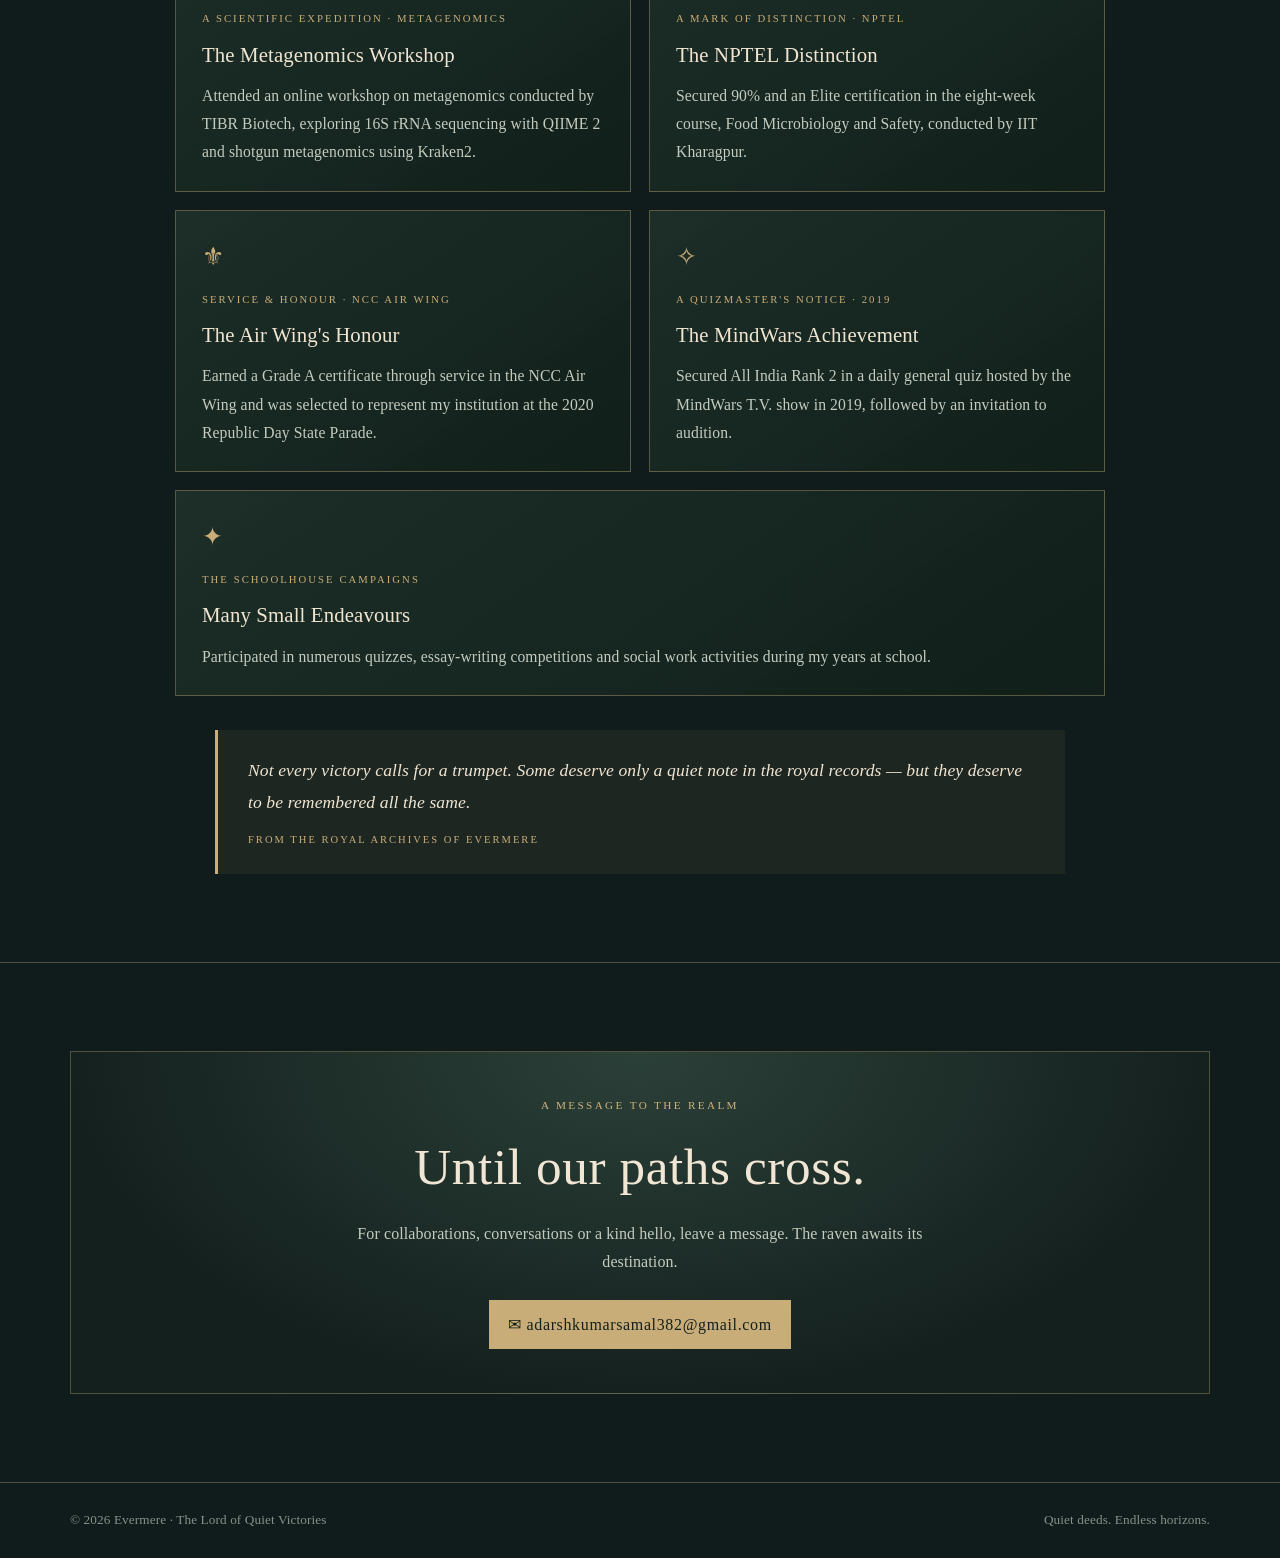
<file: index-1.html>
<!doctype html>
<html lang="en">
<head>
<meta charset="utf-8">
<meta name="viewport" content="width=device-width, initial-scale=1">
<meta name="theme-color" content="#101b1b">
<meta name="description" content="Evermere — the personal realm of Adarsh Kumar Samal: stories, journeys, verses, learning and quiet victories.">
<meta property="og:title" content="Evermere">
<meta property="og:description" content="A realm of stories, paths and quiet triumphs.">
<meta property="og:type" content="website">
<title>Evermere</title>
<link rel="stylesheet" href="style.css">
</head>
<body>
<header><div class="wrap"><nav>
<a class="brand" href="#home">
<svg class="crest" viewBox="0 0 60 70" aria-label="Evermere crest"><path d="M30 3L54 12V37Q51 54 30 66Q9 54 6 37V12Z" fill="#172824" stroke="#c6a66b" stroke-width="1.8"/><path d="M30 10L47 16V36Q44 49 30 58Q16 49 13 36V16Z" fill="none" stroke="#c6a66b" opacity=".55"/><path d="M16 42L27 28L34 36L44 23" fill="none" stroke="#eadfc8" stroke-width="2"/><path d="M30 14V24M25 19H35" stroke="#c6a66b" stroke-width="1.5"/><circle cx="30" cy="19" r="7" fill="none" stroke="#c6a66b"/></svg>
<span>EVERMERE</span></a>
<div class="links" id="links"><a href="#lore">The Lore</a><a href="#journeys">Journeys</a><a href="#verses">Verses</a><a href="#education">Education</a><a href="#feats">Feats</a><a href="#contact">Summon Me</a></div>
<a class="nav-cta" href="#contact">✧ Send a Raven</a><button class="menu" id="menu" aria-label="Toggle navigation" aria-expanded="false" aria-controls="links">☰</button>
</nav></div></header>
<main>
<section class="wrap hero" id="home">
<div>
<div class="kicker">A realm of stories, paths & quiet triumphs</div>
<h1>Evermere</h1>
<div class="subtitle">The Lord of Quiet Victories</div>
<p class="hero-copy">Not every legacy is forged on a battlefield. Some are gathered along winding roads, written beneath open skies, and built one small victory at a time. Welcome to my realm.</p>
<div class="actions"><a class="btn primary" href="#journeys">Explore the realm&nbsp; →</a><a class="btn" href="#lore">Read my story</a></div>
</div>
<div class="landscape" aria-label="Illustration of a peaceful castle in a misty mountain valley">
<svg viewBox="0 0 650 500" preserveAspectRatio="xMidYMid slice">
<defs><linearGradient id="sky" x2="0" y2="1"><stop stop-color="#24383b"/><stop offset="1" stop-color="#788074"/></linearGradient><linearGradient id="hill" x2="0" y2="1"><stop stop-color="#51665a"/><stop offset="1" stop-color="#172925"/></linearGradient></defs>
<path fill="url(#sky)" d="M0 0H650V500H0z"/>
<circle cx="495" cy="116" r="65" fill="#d8c99e" opacity=".22"/>
<path d="M0 285L100 160 177 245 270 123 370 254 475 152 650 292V500H0Z" fill="#344c48" opacity=".9"/>
<path d="M0 330L105 240 190 305 310 205 420 310 530 230 650 335V500H0Z" fill="#263c36"/>
<path d="M0 380Q170 300 330 365T650 355V500H0Z" fill="url(#hill)"/>
<!-- castle walls and towers -->
<g fill="#b29a72" stroke="#4b4939" stroke-width="4">
<path d="M235 320V235H425V320Z"/><path d="M220 238H440L425 215H235Z"/>
<path d="M250 235V155H290V235Z"/><path d="M245 158H295L290 143H250Z"/><path d="M258 143V112L270 92L282 112V143Z"/>
<path d="M370 235V135H414V235Z"/><path d="M365 138H419L414 120H370Z"/><path d="M379 120V87L392 65L405 87V120Z"/>
<path d="M304 214V166H356V214Z"/><path d="M298 169H362L356 151H304Z"/><path d="M321 151V123L330 106L339 123V151Z"/>
</g>
<g fill="#27332c"><path d="M263 174h12v28h-12zM384 157h14v32h-14zM322 178h15v27h-15z"/><path d="M311 320v-48q24-38 48 0v48z"/></g>
<path d="M0 415Q140 360 260 412T650 398V500H0Z" fill="#172824"/>
<path d="M0 450Q160 405 310 448T650 438" fill="none" stroke="#c6a66b" opacity=".3" stroke-width="2"/>
<g fill="#d6c69d" opacity=".25"><ellipse cx="130" cy="365" rx="130" ry="18"/><ellipse cx="490" cy="390" rx="170" ry="20"/></g>
</svg>
<div class="caption">Quiet deeds · Endless horizons</div>
</div>
</section>
<section class="section" id="lore"><div class="wrap">
<div class="heading"><div class="chapter">Chapter I · The Chronicle</div><h2>A kingdom in the making</h2><p>A little about the traveller behind the title.</p></div>
<div class="two"><div class="story"><h3>Greetings, fellow wanderers!</h3><p>Huzzah! Huzzah! Huzzah!</p><p>A Homosapien who is present physically in the 21st century but sometimes daydreaming about the 16th century has spawned in.</p><p>He claims to be the Lost Lord of Quiet Victories of the Kingdom of Evermere. Look out for him and, if found, he shall entertain you with boring philosophy about life and the world.</p></div><div class="letter-wrap">
  <input class="letter-toggle" type="checkbox" id="evermereLetterToggle">
  <label class="letter-teaser" for="evermereLetterToggle">
    <span class="letter-icon" aria-hidden="true">
      <svg viewBox="0 0 180 130"><path d="M22 18H158V111H22Z" fill="#e7d8b7" stroke="#b99a62" stroke-width="3"/><path d="M22 18L90 73L158 18M22 111L70 66M158 111L110 66" fill="none" stroke="#9c8050" stroke-width="2"/><path d="M90 55c-14-15-30 5 0 25 30-20 14-40 0-25Z" fill="#7e3030" stroke="#d1ad70" stroke-width="2"/><path d="M90 58V72M83 65H97" stroke="#f0d9a5" stroke-width="2"/></svg>
    </span>
    <span class="letter-title">A sealed letter awaits</span>
    <span class="letter-hint">Break the seal to reveal a private dispatch</span>
    <span class="seal" aria-hidden="true">E</span>
    <span class="seal-crack" aria-hidden="true">✦</span>
  </label>
  <div class="letter-stage">
    <div class="letter-paper">
      <div class="letter-topmark">✦ &nbsp; A PRIVATE DISPATCH FROM EVERMERE &nbsp; ✦</div>
      <h3>Greetings Traveller!</h3>
      <p>I am Adarsh Kumar Samal. The real Lord of Quiet Victories within the Kingdom of Evermere.</p>
      <p>If you have found this letter, keep it with yourself and keep this a secret. I am a bit busy with a campaign of poetry battles against my Cognitive Arch nemesis. (I am an overthinker with some serious daydreaming issues).</p>
      <p>My victories haven't been of greater feat but still the quill hasn't dried yet and neither has the paper crumbled yet!</p>
      <div class="letter-signoff">By quill and quiet resolve,<br><span>The Lord of Quiet Victories</span></div>
      <div class="letter-bottommark">✧ &nbsp; EVERMERE &nbsp; ✧</div>
      <label class="fold-letter" for="evermereLetterToggle" role="button" tabindex="0">Fold the letter &amp; close</label>
    </div>
  </div>
</div>
</div></div>
</div></section>

<section class="section" id="journeys"><div class="wrap">
<div class="heading"><div class="chapter">Chapter II · The Royal Atlas</div><h2>The Wandering Spirit</h2><p>Every expedition begins somewhere. This one began in the hills of Koraput.</p></div>
<div class="expedition">
  <div class="expedition-art" role="img" aria-label="Photograph of the green hills and mountain valley of Koraput, Odisha, India">
    <img class="koraput-photo" src="[data-uri]" alt="Green mountain valley in Koraput beneath cloudy skies, with a road in the foreground">
    <span class="expedition-caption">The hills of Koraput · Odisha, India</span>
  </div>
  <article class="expedition-story">
    <div class="chapter">Expedition I · The beginning</div>
    <h3>Koraput</h3>
    <p class="expedition-lead">The explorations all started when I first visited the Koraput area.</p>
    <p>The mountainous regions, the clean roads and the trees everywhere made me fall in love with the place. The cherry on top was its people — among the nicest, most hardworking and helpful people I had ever met.</p>
    <p>That experience made me curious about what other regions have packed within them, waiting to be uncovered through firsthand experience. Every place has its own landscapes, stories and people; I want to discover more of them for myself.</p>
    <p class="expedition-question">What else is waiting beyond the next bend in the road?</p>
  </article>
</div>
<div class="travel-decree">
  <div class="travel-seal">✧</div>
  <div><div class="chapter">A royal notice · Travel treasury</div><h3>The Campaign of Travels</h3>
  <p>The Campaign of Travels has not yet been sanctioned by the Kingdom of Evermere, but it remains under careful planning. The royal treasury requires a little more furnishing and funding before personal tours can be commissioned. 😅</p>
  <span class="treasury-status">STATUS: PROPOSED · AWAITING FUNDS</span></div>
</div>
<div class="future-expeditions"><span>✦</span> The atlas remains open. More expeditions shall be recorded as the roads are travelled.</div>
</div></section>
<section class="section" id="verses">
  <div class="wrap">
    <div class="heading">
      <div class="chapter">Chapter III · The Scriptorium</div>
      <h2>The Old Scriptorium</h2>
      <p>Where thoughts find their words, and words are given a place to remain.</p>
    </div>

    <div class="scriptorium-intro">
      <p class="scriptorium-welcome">So, you have stumbled upon the Old Scriptorium of the Grand Palace, I see. Welcome to my kind of heaven!</p>
      <p>This place holds a little of my heart and soul. The writings kept within these walls are proof that, for a time, I existed in this realm — that I wondered, felt, questioned, and tried to make sense of the world around me.</p>
    </div>

    <div class="scriptorium-entry">
      <div class="scriptorium-mark" aria-hidden="true">✦</div>
      <div class="scriptorium-kicker">THE FIRST INKLINGS · CLASS VIII</div>
      <h3>Among Ruins and Stars</h3>
      <p>My philosophical side began to take shape when I was in Class 8. I was quite the history nerd back then — and, truth be told, I still am. I often found myself wondering what life was like in societies long gone. What did people think about as they watched the moon? Did they look up at the same stars and wonder what lay beyond them, just as we do today?</p>
      <p>Different people, different timelines, but perhaps the same questions. For some reason, that thought always brought me comfort. It made the distance between us and those who lived centuries ago feel a little smaller.</p>
      <p>The ruins that remain today were once someone's home, someone's entire world. They held someone's ideas, hopes, and purpose. Those lives have passed, and the places they inhabited now rest quietly — much like the people who once called them home. Yet something of them remains, and I find that thought strangely beautiful.</p>
    </div>

    <div class="scriptorium-entry">
      <div class="scriptorium-mark" aria-hidden="true">✒</div>
      <div class="scriptorium-kicker">A RECENT DISCOVERY · THE POET'S DESK</div>
      <h3>A Beginner with a Quill</h3>
      <p>The poetry side of me arrived much more recently. I started putting a few jumbled stanzas together, and somehow, hearing them aloud felt good. So, I wouldn't call myself a poet just yet. Think of me as a new intern in the Scriptorium — still learning where the commas go and trying not to spill ink everywhere. 😅</p>
    </div>

    <div class="scriptorium-note">
      <div class="scriptorium-kicker">A NOTE LEFT BESIDE THE INK</div>
      <p>Life experiences teach us all sorts of things. Learn from your mistakes, carry the lesson with you, and try to do things a little better the next time.</p>
    </div>
  </div>
</section>

<section class="section" id="education">
  <div class="wrap">
    <div class="heading">
      <div class="chapter">Chapter IV · The Hall of Learning</div>
      <h2>The Scholar's Ascent</h2>
      <p>Every great undertaking rests upon a foundation. These are the halls in which my own journey of learning has taken shape.</p>
    </div>

    <div class="education-chain" aria-label="Academic journey, from its foundation to its present summit">
      <article class="education-step summit">
        <div class="education-node" aria-hidden="true">✦</div>
        <div class="education-card">
          <span class="education-rank">The summit · A new chapter</span>
          <h3>Indian Institute of Management Bangalore</h3>
          <p class="education-course">BBA in Digital Business and Entrepreneurship (DBE)</p>
          <p class="education-years">2026 — 2029</p>
          <p class="education-note">A new frontier in the making — where the worlds of business, digital innovation and enterprise await further exploration.</p>
        </div>
      </article>

      <article class="education-step">
        <div class="education-node" aria-hidden="true">✧</div>
        <div class="education-card">
          <span class="education-rank">The next ascent · Science</span>
          <h3>Odisha University of Agriculture and Technology (OUAT)</h3>
          <p class="education-course">B.Sc. in Microbiology</p>
          <p class="education-years">2025 — 2029</p>
          <p class="education-note">A journey into the unseen world of microorganisms, and the many questions that the sciences continue to invite.</p>
        </div>
      </article>

      <article class="education-step">
        <div class="education-node" aria-hidden="true">✧</div>
        <div class="education-card">
          <span class="education-rank">The second foundation · Higher secondary</span>
          <h3>D.A.V. Public School, Pokhariput</h3>
          <p class="education-course">Class XII</p>
          <p class="education-years">2024</p>
        </div>
      </article>

      <article class="education-step education-foundation">
        <div class="education-node" aria-hidden="true">⚜</div>
        <div class="education-card">
          <span class="education-rank">The foundation · The beginning</span>
          <h3>D.A.V. Public School, Pokhariput</h3>
          <p class="education-course">Class X</p>
          <p class="education-years">2022</p>
        </div>
      </article>
    </div>

    <div class="education-inscription">
      “A scholar's journey is not measured by the halls entered, but by the questions carried from one to the next.”
      <small>AN INSCRIPTION FROM THE HALL OF LEARNING</small>
    </div>
  </div>
</section>


<section class="section" id="feats">
  <div class="wrap">
    <div class="heading">
      <div class="chapter">Chapter V · The Hall of Feats</div>
      <h2>Small Victories, Earned</h2>
      <p>A record of endeavours, discoveries and little triumphs gathered along the way.</p>
    </div>

    <div class="feats-intro">
      <p class="feats-welcome">The Kingdom may not yet boast of grand conquests, but its records are not entirely empty!</p>
      <p>The General of my Army — more commonly known as my brain — has advised that we concern ourselves less with grand victories and pay closer attention to the smaller ones. And so, this hall shall preserve a few achievements worth remembering, each in its own right.</p>
      <p class="general-aside">“A kingdom is not built in a day, Your Lordship. Let us count the little victories too.” — The General</p>
    </div>

    <div class="feats-grid">
      <article class="feat-entry">
        <div class="feat-mark" aria-hidden="true">✦</div>
        <div class="feat-kicker">A scientific expedition · Metagenomics</div>
        <h3>The Metagenomics Workshop</h3>
        <p>Attended an online workshop on metagenomics conducted by TIBR Biotech, exploring 16S rRNA sequencing with QIIME 2 and shotgun metagenomics using Kraken2.</p>
      </article>

      <article class="feat-entry">
        <div class="feat-mark" aria-hidden="true">✧</div>
        <div class="feat-kicker">A mark of distinction · NPTEL</div>
        <h3>The NPTEL Distinction</h3>
        <p>Secured 90% and an Elite certification in the eight-week course, Food Microbiology and Safety, conducted by IIT Kharagpur.</p>
      </article>

      <article class="feat-entry">
        <div class="feat-mark" aria-hidden="true">⚜</div>
        <div class="feat-kicker">Service &amp; honour · NCC Air Wing</div>
        <h3>The Air Wing's Honour</h3>
        <p>Earned a Grade A certificate through service in the NCC Air Wing and was selected to represent my institution at the 2020 Republic Day State Parade.</p>
      </article>

      <article class="feat-entry">
        <div class="feat-mark" aria-hidden="true">✧</div>
        <div class="feat-kicker">A quizmaster's notice · 2019</div>
        <h3>The MindWars Achievement</h3>
        <p>Secured All India Rank 2 in a daily general quiz hosted by the MindWars T.V. show in 2019, followed by an invitation to audition.</p>
      </article>

      <article class="feat-entry">
        <div class="feat-mark" aria-hidden="true">✦</div>
        <div class="feat-kicker">The schoolhouse campaigns</div>
        <h3>Many Small Endeavours</h3>
        <p>Participated in numerous quizzes, essay-writing competitions and social work activities during my years at school.</p>
      </article>
    </div>

    <div class="feats-note">
      <p>Not every victory calls for a trumpet. Some deserve only a quiet note in the royal records — but they deserve to be remembered all the same.</p>
      <small>FROM THE ROYAL ARCHIVES OF EVERMERE</small>
    </div>
  </div>
</section>

<section class="section" id="contact"><div class="wrap"><div class="contact"><div class="chapter">A message to the realm</div><h2>Until our paths cross.</h2><p>For collaborations, conversations or a kind hello, leave a message. The raven awaits its destination.</p><a class="btn primary" href="mailto:adarshkumarsamal382@gmail.com">✉ adarshkumarsamal382@gmail.com</a></div></div></section>
</main>
<footer><div class="wrap foot"><span>© 2026 Evermere · The Lord of Quiet Victories</span><span>Quiet deeds. Endless horizons.</span></div></footer>
<script>
const menu=document.getElementById('menu'),links=document.getElementById('links');
if(menu && links){menu.addEventListener('click',()=>{const isOpen=links.classList.toggle('open');menu.setAttribute('aria-expanded',String(isOpen));});}
if(links){links.querySelectorAll('a').forEach(a=>a.addEventListener('click',()=>{links.classList.remove('open');menu?.setAttribute('aria-expanded','false');}));}
const letterToggle=document.getElementById('evermereLetterToggle');
const foldLetter=document.querySelector('.fold-letter');
if(letterToggle && foldLetter){foldLetter.addEventListener('keydown',event=>{if(event.key==='Enter' || event.key===' '){event.preventDefault();letterToggle.checked=false;}});}



</script>
</body></html>
</file>
<file: style.css>
:root{--night:#101b1b;--deep:#142322;--pine:#213632;--gold:#c6a66b;--pale:#eadfc8;--mist:#b9c4b8;--muted:#a7b0a4;--line:rgba(198,166,107,.32)}
*{box-sizing:border-box}html{scroll-behavior:smooth}body{margin:0;background:var(--night);color:var(--pale);font-family:Georgia,'Times New Roman',serif;line-height:1.7}a{color:inherit;text-decoration:none}.wrap{width:min(1140px,90%);margin:auto}
header{position:sticky;top:0;z-index:20;background:rgba(16,27,27,.91);backdrop-filter:blur(14px);border-bottom:1px solid var(--line)}
nav{height:78px;display:flex;align-items:center;justify-content:space-between;gap:22px}
.brand{display:flex;align-items:center;gap:12px;color:var(--pale);letter-spacing:.17em;font-size:.92rem}.crest{width:43px;height:49px;display:block}
.links{display:flex;align-items:center;gap:26px;color:var(--mist);font-size:.92rem}.links a:hover{color:var(--gold)}
.nav-cta,.btn{display:inline-flex;align-items:center;justify-content:center;border:1px solid var(--gold);padding:10px 18px;color:var(--pale);letter-spacing:.04em;transition:.2s;background:transparent;font:inherit}.nav-cta:hover,.btn:hover{background:var(--gold);color:#14201d}.btn.primary{background:var(--gold);color:#14201d}.menu{display:none;color:var(--pale);background:none;border:1px solid var(--line);padding:7px 11px;font-size:1.1rem}
.hero{min-height:680px;display:grid;grid-template-columns:1fr 1fr;align-items:center;gap:40px;padding:72px 0 86px;position:relative}
.kicker{color:var(--gold);text-transform:uppercase;letter-spacing:.24em;font-size:.72rem}
h1{font-size:clamp(3.7rem,8vw,7rem);line-height:.92;letter-spacing:.015em;font-weight:400;color:var(--pale);margin:20px 0 8px}
.subtitle{font-size:clamp(1.15rem,2.5vw,1.55rem);color:var(--gold);font-style:italic;margin:18px 0}
.hero-copy{max-width:540px;color:var(--mist);font-size:1.07rem;margin:22px 0 30px}.actions{display:flex;gap:13px;flex-wrap:wrap}
.landscape{height:485px;position:relative;overflow:hidden;border:1px solid var(--line);background:linear-gradient(180deg,#26383a 0%,#42514a 47%,#1b2b28 100%)}
.landscape:before{content:"";position:absolute;width:190px;height:190px;border-radius:50%;background:#d9c99e;opacity:.22;filter:blur(1px);top:56px;right:80px;box-shadow:0 0 70px 28px rgba(217,201,158,.08)}
.landscape svg{position:absolute;inset:0;width:100%;height:100%}
.landscape .caption{position:absolute;bottom:22px;left:0;right:0;text-align:center;letter-spacing:.23em;text-transform:uppercase;font-size:.68rem;color:#e1d3b4}
.section{padding:88px 0;border-top:1px solid var(--line)}.heading{text-align:center;margin:0 auto 42px;max-width:680px}.chapter{color:var(--gold);letter-spacing:.23em;text-transform:uppercase;font-size:.7rem}h2{font-size:clamp(2.1rem,4vw,3.3rem);font-weight:400;color:var(--pale);margin:8px 0}.heading p{color:var(--muted);margin:8px auto}
.two{display:grid;grid-template-columns:1fr 1fr;gap:36px;align-items:center}.story{color:var(--mist)}.story h3{font-weight:400;color:var(--gold);font-size:1.5rem}.inscription{padding:30px;border:1px solid var(--line);background:linear-gradient(145deg,#1d302b,#14201e);text-align:center;color:var(--pale);font-size:1.2rem;font-style:italic}.inscription small{display:block;color:var(--gold);font-style:normal;font-size:.68rem;letter-spacing:.2em;margin-top:16px}
.cards{display:grid;grid-template-columns:repeat(3,1fr);gap:18px}.card{padding:25px;border:1px solid var(--line);background:linear-gradient(145deg,#1c2b27,#14201e);min-height:205px}.sigil{color:var(--gold);font-size:1.8rem}.card h3{font-size:1.25rem;font-weight:400;color:var(--pale);margin:10px 0 5px}.card p{color:var(--muted);font-size:.94rem;margin:0}
.poem{padding:30px;border-left:2px solid var(--gold);background:#182724;color:#e3d8c3;font-size:1.13rem;font-style:italic}.poem span{display:block;color:var(--gold);font-size:.72rem;letter-spacing:.15em;font-style:normal;margin-top:15px}
.timeline{max-width:720px;margin:auto;border-left:1px solid var(--gold);padding-left:28px}.event{position:relative;margin:0 0 25px}.event:before{content:"";position:absolute;left:-33px;top:10px;width:9px;height:9px;border-radius:50%;background:var(--gold)}.event h3{font-weight:400;color:var(--pale);margin:0}.event p{margin:3px 0;color:var(--muted)}

.letter-wrap{width:100%;min-width:0}
.letter-wrap{width:100%;min-width:0}
.letter-toggle{position:absolute;width:1px;height:1px;padding:0;margin:-1px;overflow:hidden;clip:rect(0,0,0,0);white-space:nowrap;border:0}
.letter-teaser{list-style:none;width:100%;min-height:260px;position:relative;display:flex;flex-direction:column;align-items:center;justify-content:center;gap:10px;padding:30px 22px;border:1px solid rgba(198,166,107,.55);background:linear-gradient(145deg,#26382f,#172520 70%);color:var(--pale);cursor:pointer;font-family:inherit;overflow:hidden;transition:transform .25s,box-shadow .25s}
.letter-teaser:hover{transform:translateY(-4px);box-shadow:0 14px 38px rgba(0,0,0,.25)}
.letter-icon{width:150px;display:block;filter:drop-shadow(0 8px 8px rgba(0,0,0,.28));transition:transform .45s}
.letter-icon svg{width:100%;height:auto}
.letter-title{font-size:1.35rem;color:var(--gold);letter-spacing:.04em}
.letter-hint{font-size:.86rem;color:var(--mist)}
.seal{position:absolute;right:22px;bottom:18px;width:38px;height:38px;border-radius:50%;display:grid;place-items:center;background:#793b32;border:2px solid #c6a66b;color:#f0d9a5;font-size:1.05rem;box-shadow:0 2px 8px #0006;transform-origin:center;z-index:2}
.seal-crack{position:absolute;right:34px;bottom:28px;color:#f0d9a5;font-size:1.4rem;opacity:0;transform:scale(.2)}
.letter-stage{display:none;position:fixed;inset:0;z-index:100;background:rgba(4,10,9,.94);backdrop-filter:blur(8px);padding:16px;overflow:auto;align-items:center;justify-content:center}
.letter-toggle:checked ~ .letter-stage{display:flex;animation:stageFade .35s ease both}
.letter-toggle:checked + .letter-teaser{pointer-events:none}
.letter-toggle:checked + .letter-teaser .seal{animation:sealBreak .65s ease-in forwards}
.letter-toggle:checked + .letter-teaser .seal-crack{animation:sealSpark .55s .1s ease-out forwards}
.letter-toggle:checked + .letter-teaser .letter-icon{transform:translateY(8px) scale(.94);opacity:.55}
.letter-paper{position:relative;width:min(650px,100%);max-height:none;overflow:auto;padding:42px clamp(22px,6vw,55px);color:#382b1d;background:linear-gradient(135deg,#f0e4c8,#e4d1a9);border:8px double #9c8050;box-shadow:0 22px 70px #0009;transform-origin:top center;animation:unfurl .85s .28s cubic-bezier(.2,.75,.25,1) both}
.letter-paper:before{content:"";position:absolute;inset:9px;border:1px solid rgba(120,83,43,.32);pointer-events:none}
.letter-topmark,.letter-bottommark{text-align:center;color:#8b6738;letter-spacing:.16em;font-size:.68rem}
.letter-paper h3{font-size:clamp(1.8rem,5vw,2.4rem);font-weight:400;color:#6e3029;margin:26px 0 16px}
.letter-paper p{font-size:1.04rem;line-height:1.8;position:relative}
.letter-signoff{text-align:right;margin-top:28px;font-style:italic;line-height:1.8}
.letter-signoff span{font-weight:bold;color:#6e3029}
.letter-bottommark{margin-top:30px}
.fold-letter{display:block;width:max-content;margin:28px auto 0;padding:9px 17px;border:1px solid #9c8050;color:#6e3029;cursor:pointer;font:inherit;font-size:.9rem;background:transparent;position:relative;z-index:2}
.fold-letter:hover{background:#e2d0aa}
.letter-toggle:focus-visible + .letter-teaser,.fold-letter:focus-visible{outline:2px solid var(--gold);outline-offset:4px}
@keyframes sealBreak{0%{transform:rotate(0) scale(1);opacity:1}35%{transform:rotate(-18deg) scale(1.18)}70%{transform:rotate(25deg) scale(.8);opacity:.8}100%{transform:rotate(55deg) scale(.1);opacity:0}}
@keyframes sealSpark{0%{opacity:0;transform:scale(.2)}40%{opacity:1;transform:scale(1.5)}100%{opacity:0;transform:scale(2.4) translateY(-12px)}}
@keyframes stageFade{from{opacity:0}to{opacity:1}}
@keyframes unfurl{0%{opacity:0;transform:perspective(900px) rotateX(-75deg) scaleY(.25)}65%{opacity:1;transform:perspective(900px) rotateX(8deg) scaleY(1.02)}100%{opacity:1;transform:perspective(900px) rotateX(0) scaleY(1)}}
@media(prefers-reduced-motion:reduce){.letter-toggle:checked ~ .letter-stage,.letter-toggle:checked + .letter-teaser .seal,.letter-toggle:checked + .letter-teaser .seal-crack,.letter-paper{animation:none}}
@media(max-width:600px){.letter-paper{padding:34px 23px}.letter-paper p{font-size:.98rem}.letter-teaser{min-height:230px}.letter-stage{padding:10px}}

.expedition{display:grid;grid-template-columns:1.02fr .98fr;gap:34px;align-items:stretch;border:1px solid var(--line);background:linear-gradient(145deg,#1b2d28,#14201e);padding:14px}
.expedition-art{min-height:440px;position:relative;overflow:hidden;border:1px solid rgba(198,166,107,.25);background:#263b35}
.expedition-art .koraput-photo{position:absolute;width:100%;height:100%;inset:0;object-fit:cover;object-position:center}
.expedition-caption{position:absolute;left:18px;right:18px;bottom:17px;text-align:center;color:#eadfc8;text-transform:uppercase;letter-spacing:.16em;font-size:.68rem;text-shadow:0 2px 8px #000,0 0 16px rgba(0,0,0,.9)}
.expedition-story{padding:24px 22px 24px 8px;color:var(--mist)}
.expedition-story h3{font-size:clamp(2.2rem,4vw,3.2rem);font-weight:400;color:var(--gold);margin:5px 0 16px}
.expedition-story p{margin:0 0 15px}
.expedition-story .expedition-lead{font-size:1.12rem;color:var(--pale)}
.expedition-question{border-left:2px solid var(--gold);padding:9px 0 9px 15px;color:var(--pale);font-style:italic;margin-top:22px!important}
.travel-decree{display:grid;grid-template-columns:76px 1fr;gap:22px;align-items:start;margin:28px 0 0;padding:28px;border:1px solid var(--line);background:linear-gradient(110deg,#26372e,#182622)}
.travel-seal{width:68px;height:68px;border:1px solid var(--gold);border-radius:50%;display:grid;place-items:center;color:var(--gold);font-size:2rem;box-shadow:inset 0 0 0 5px rgba(198,166,107,.08)}
.travel-decree h3{font-weight:400;font-size:1.55rem;color:var(--pale);margin:4px 0 8px}
.travel-decree p{color:var(--mist);margin:0 0 12px;max-width:850px}
.treasury-status{color:var(--gold);font-size:.68rem;letter-spacing:.17em}
.future-expeditions{text-align:center;margin:28px auto 0;color:var(--muted);font-style:italic}
.future-expeditions span{color:var(--gold);margin-right:9px}
@media(max-width:760px){.expedition{grid-template-columns:1fr;gap:10px}.expedition-art{min-height:300px}.expedition-story{padding:20px 12px}.travel-decree{grid-template-columns:1fr;padding:22px}.travel-seal{width:54px;height:54px;font-size:1.6rem}}

/* The Old Scriptorium */
.scriptorium-intro{max-width:850px;margin:0 auto 34px;padding:clamp(24px,5vw,42px);border:1px solid rgba(198,166,107,.42);background:linear-gradient(145deg,rgba(35,54,46,.78),rgba(19,34,30,.92));}
.scriptorium-intro p{font-size:1.08rem;line-height:1.85;color:var(--mist)}
.scriptorium-intro .scriptorium-welcome{font-family:Georgia,serif;font-size:clamp(1.35rem,3vw,1.8rem);line-height:1.5;color:var(--gold);margin-top:0}
.scriptorium-entry{position:relative;max-width:850px;margin:24px auto;padding:clamp(25px,5vw,42px);border:1px solid rgba(198,166,107,.38);background:linear-gradient(145deg,rgba(30,48,41,.88),rgba(17,31,27,.94));}
.scriptorium-mark{font-size:1.8rem;color:var(--gold);margin-bottom:18px}
.scriptorium-kicker{font-size:.7rem;letter-spacing:.2em;color:var(--gold);margin-bottom:12px}
.scriptorium-entry h3{font-family:Georgia,serif;font-size:clamp(1.5rem,3vw,2rem);font-weight:400;color:var(--pale);margin:0 0 18px}
.scriptorium-entry p,.scriptorium-note p{font-size:1.02rem;line-height:1.9;color:var(--mist)}
.scriptorium-note{max-width:850px;margin:34px auto 0;padding:25px 30px;border-left:3px solid var(--gold);background:rgba(198,166,107,.08)}
.scriptorium-note p{font-family:Georgia,serif;font-size:1.12rem;color:var(--pale);margin-bottom:0}
@media(max-width:600px){.scriptorium-entry p,.scriptorium-note p,.scriptorium-intro p{font-size:.98rem;line-height:1.8}.scriptorium-note{padding:22px}}
.contact{padding:44px 25px;text-align:center;border:1px solid var(--line);background:radial-gradient(ellipse at top,#2b4038,#14201e 72%)}.contact p{color:var(--mist);max-width:600px;margin:10px auto 25px}
footer{padding:26px 0;border-top:1px solid var(--line);color:#84938a;font-size:.83rem}.foot{display:flex;justify-content:space-between;gap:14px;flex-wrap:wrap}
@media(max-width:760px){.hero{grid-template-columns:1fr;padding:58px 0;gap:28px}.landscape{height:350px}.links,.nav-cta{display:none}.menu{display:block}.links.open{display:flex;position:absolute;top:78px;left:0;right:0;padding:18px 5%;background:#101b1b;flex-direction:column;align-items:flex-start;border-bottom:1px solid var(--line)}.two,.cards{grid-template-columns:1fr}.section{padding:66px 0}.brand{font-size:.78rem}}

/* Evermere royal typography refinement — text styling only */
:root{
  --night:#101b1b;
  --deep:#142322;
  --pine:#213632;
  --gold:#c9ad78;
  --pale:#efe5d1;
  --mist:#c4cbbf;
  --muted:#aeb8aa;
  --line:rgba(201,173,120,.34);
}
body{
  font-family:"Palatino Linotype","Book Antiqua",Georgia,serif;
  color:var(--pale);
  letter-spacing:.006em;
}
h1,h2,h3,.brand,.chapter,.kicker,.scriptorium-kicker,.treasury-status{
  font-family:Georgia,"Times New Roman",serif;
}
h1{letter-spacing:.012em;color:#f0e6d3}
h2{letter-spacing:.012em;color:#f0e6d3}
h3{letter-spacing:.006em}
.subtitle,.scriptorium-intro .scriptorium-welcome{
  color:#d2b77f;
}
.hero-copy,.story,.event p,.expedition-story,
.scriptorium-intro p,.scriptorium-entry p{
  color:#c4cbbf;
}
.heading p,.card p,.future-expeditions{
  color:#b3bdae;
}
.chapter,.kicker,.scriptorium-kicker,.treasury-status{
  color:#d0b47c;
  letter-spacing:.21em;
}
.card h3,.event h3,.scriptorium-entry h3{
  color:#eee3ce;
}
.inscription,.poem{
  color:#eee2cc;
}
.poem span,.inscription small{
  color:#d0b47c;
}
.scriptorium-note p{
  color:#eee3ce;
}
.letter-title,.letter-paper h3,.letter-signoff span{
  color:#713b35;
}
.letter-paper{
  font-family:"Palatino Linotype","Book Antiqua",Georgia,serif;
}
.letter-topmark,.letter-bottommark{
  color:#8b6738;
}
a:hover,.links a:hover{
  color:#d8bd87;
}
::selection{
  background:#795047;
  color:#fff1d7;
}


/* Chapter IV — The Scholar's Ascent */
.education-chain{max-width:820px;margin:0 auto;position:relative;padding:8px 0 4px}
.education-chain:before{content:"";position:absolute;left:50%;top:24px;bottom:30px;width:1px;background:linear-gradient(to bottom,rgba(201,173,120,.18),var(--gold),rgba(201,173,120,.18));transform:translateX(-50%)}
.education-step{position:relative;display:grid;grid-template-columns:1fr 58px 1fr;align-items:center;gap:16px;margin:0 0 24px}
.education-step:last-child{margin-bottom:0}
.education-node{grid-column:2;grid-row:1;width:42px;height:42px;margin:auto;display:grid;place-items:center;border:1px solid var(--gold);border-radius:50%;background:#172723;color:var(--gold);font-size:1rem;box-shadow:0 0 0 6px rgba(201,173,120,.055);z-index:1}
.education-card{grid-column:1 / 4;grid-row:1;position:relative;width:calc(50% - 43px);padding:24px 26px;border:1px solid var(--line);background:linear-gradient(145deg,#1d302b,#14201e);min-height:142px}
.education-step:nth-child(odd) .education-card{grid-column:1;justify-self:end;text-align:right}
.education-step:nth-child(even) .education-card{grid-column:3;justify-self:start;text-align:left}
.education-rank{display:block;color:var(--gold);font-size:.67rem;letter-spacing:.2em;text-transform:uppercase;margin-bottom:8px}
.education-card h3{font-weight:400;color:var(--pale);font-size:1.32rem;margin:0 0 5px}
.education-card .education-course{color:var(--gold);font-style:italic;margin:0 0 7px;font-size:.98rem}
.education-card .education-years{color:var(--muted);font-size:.86rem;letter-spacing:.06em;margin:0}
.education-card .education-note{color:var(--mist);font-size:.91rem;margin:10px 0 0;line-height:1.7}
.education-step.summit .education-node{background:var(--gold);color:#172723;box-shadow:0 0 0 7px rgba(201,173,120,.12),0 0 24px rgba(201,173,120,.18)}
.education-step.summit .education-card{border-color:rgba(201,173,120,.62);background:linear-gradient(145deg,#293a30,#182621)}
.education-foundation .education-node{border-style:double}
.education-inscription{max-width:820px;margin:38px auto 0;padding:25px 30px;border-left:2px solid var(--gold);background:rgba(198,166,107,.07);text-align:center;color:var(--pale);font-style:italic;font-size:1.08rem}
.education-inscription small{display:block;color:var(--gold);font-style:normal;font-size:.67rem;letter-spacing:.2em;margin-top:13px}
@media(max-width:600px){
  .education-chain{padding-left:0}
  .education-chain:before{left:20px;transform:none}
  .education-step{grid-template-columns:42px 1fr;gap:13px;margin-bottom:18px;align-items:start}
  .education-node{grid-column:1;grid-row:1;width:40px;height:40px;margin:12px 0 0}
  .education-card,.education-step:nth-child(odd) .education-card,.education-step:nth-child(even) .education-card{grid-column:2;grid-row:1;width:100%;justify-self:stretch;text-align:left;padding:20px}
  .education-inscription{padding:22px 20px;text-align:left}
}


/* Chapter V — The Hall of Feats */
.feats-intro{max-width:850px;margin:0 auto 34px;padding:clamp(24px,5vw,38px);border:1px solid rgba(201,173,120,.42);background:linear-gradient(145deg,rgba(35,54,46,.78),rgba(19,34,30,.92));}
.feats-intro p{font-size:1.04rem;line-height:1.85;color:var(--mist);margin:0 0 12px}
.feats-intro .feats-welcome{font-size:clamp(1.3rem,3vw,1.7rem);line-height:1.5;color:var(--gold);margin:0 0 14px}
.feats-intro .general-aside{color:var(--pale);font-style:italic;border-left:2px solid var(--gold);padding:8px 0 8px 15px;margin:18px 0 0}
.feats-grid{display:grid;grid-template-columns:repeat(2,minmax(0,1fr));gap:18px;max-width:930px;margin:0 auto}
.feat-entry{position:relative;padding:25px 26px 24px;border:1px solid rgba(201,173,120,.38);background:linear-gradient(145deg,rgba(30,48,41,.9),rgba(17,31,27,.96));min-height:190px}
.feat-entry:last-child{grid-column:1 / -1;min-height:0}
.feat-mark{font-size:1.55rem;color:var(--gold);margin-bottom:12px}
.feat-kicker{font-size:.67rem;letter-spacing:.19em;color:var(--gold);margin-bottom:9px;text-transform:uppercase}
.feat-entry h3{font-family:Georgia,serif;font-size:1.3rem;font-weight:400;color:var(--pale);margin:0 0 10px}
.feat-entry p{font-size:.98rem;line-height:1.8;color:var(--mist);margin:0}
.feats-note{max-width:850px;margin:34px auto 0;padding:25px 30px;border-left:3px solid var(--gold);background:rgba(201,173,120,.075)}
.feats-note p{font-family:Georgia,serif;font-size:1.1rem;line-height:1.8;color:var(--pale);font-style:italic;margin:0}
.feats-note small{display:block;color:var(--gold);font-size:.66rem;letter-spacing:.19em;margin-top:13px}
@media(max-width:650px){
  .feats-grid{grid-template-columns:1fr}
  .feat-entry:last-child{grid-column:auto}
  .feat-entry{min-height:0;padding:22px}
  .feats-note{padding:22px}
}
</file>
